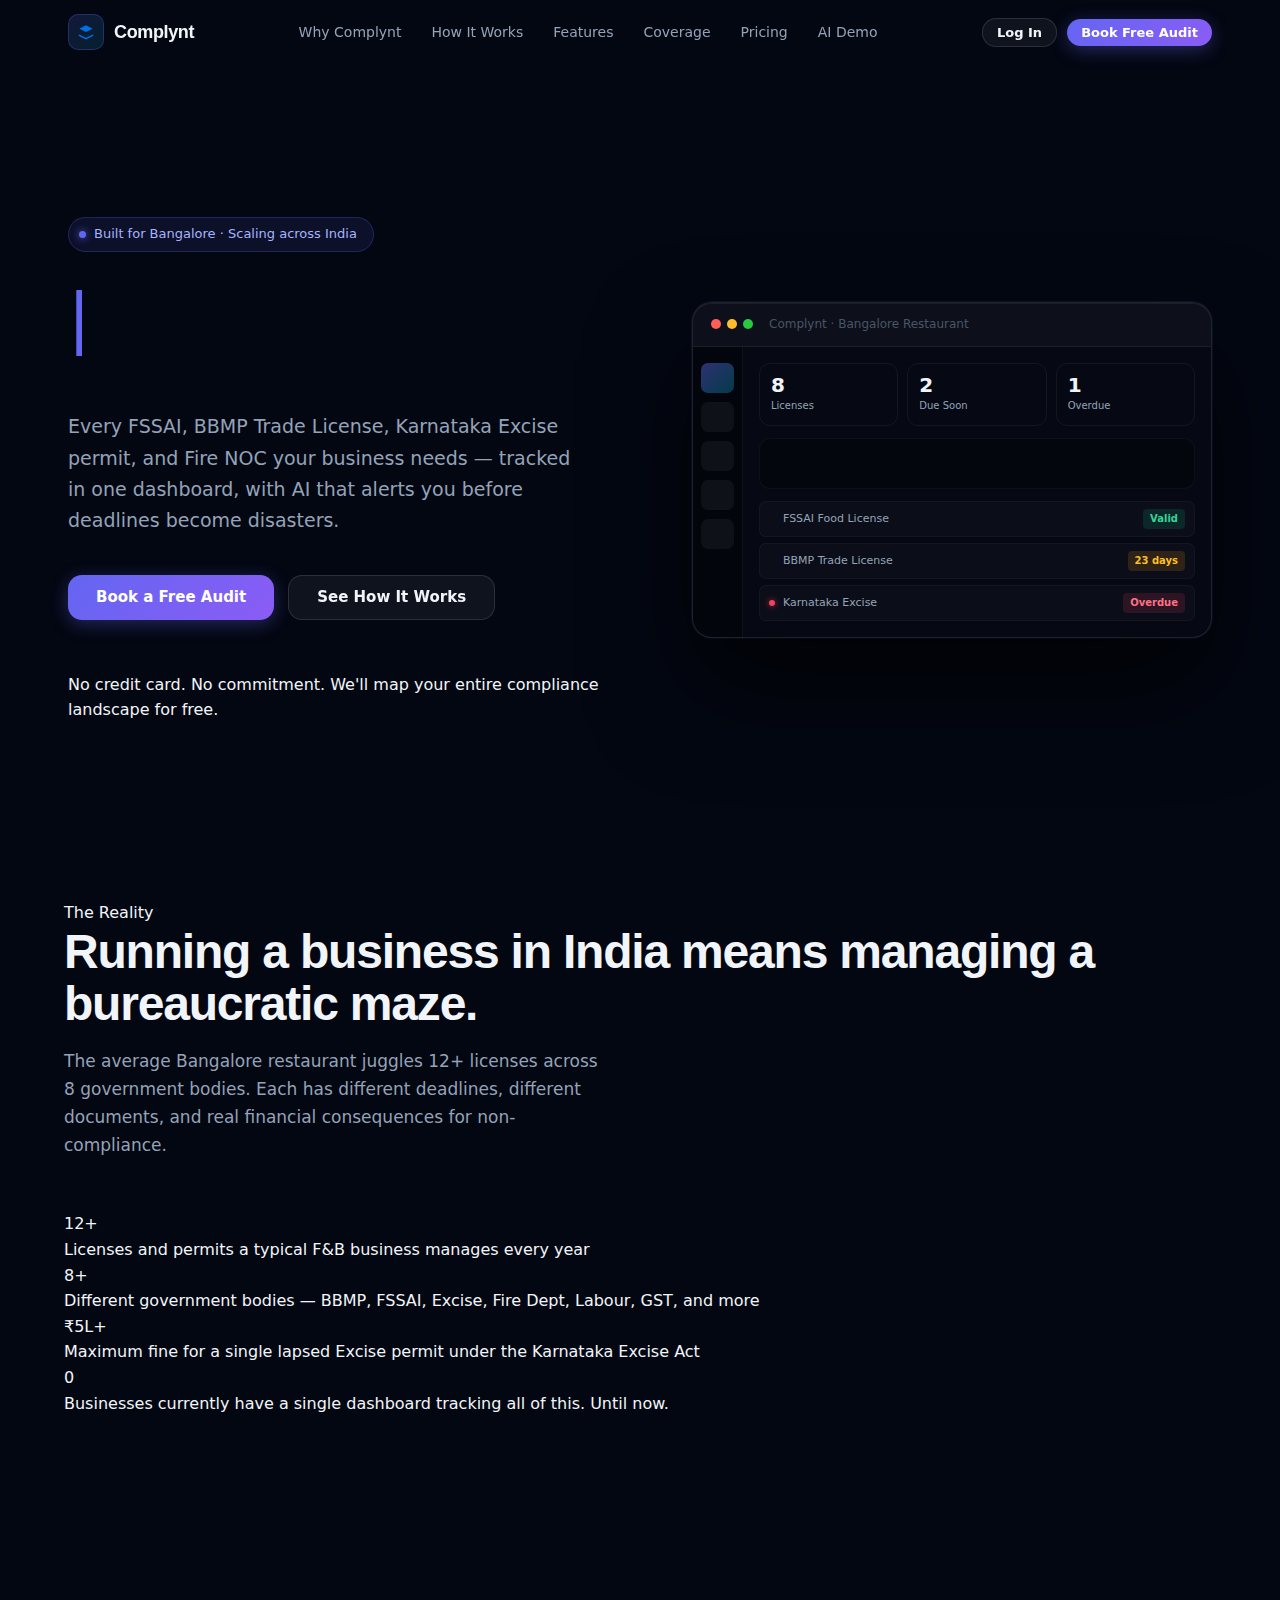
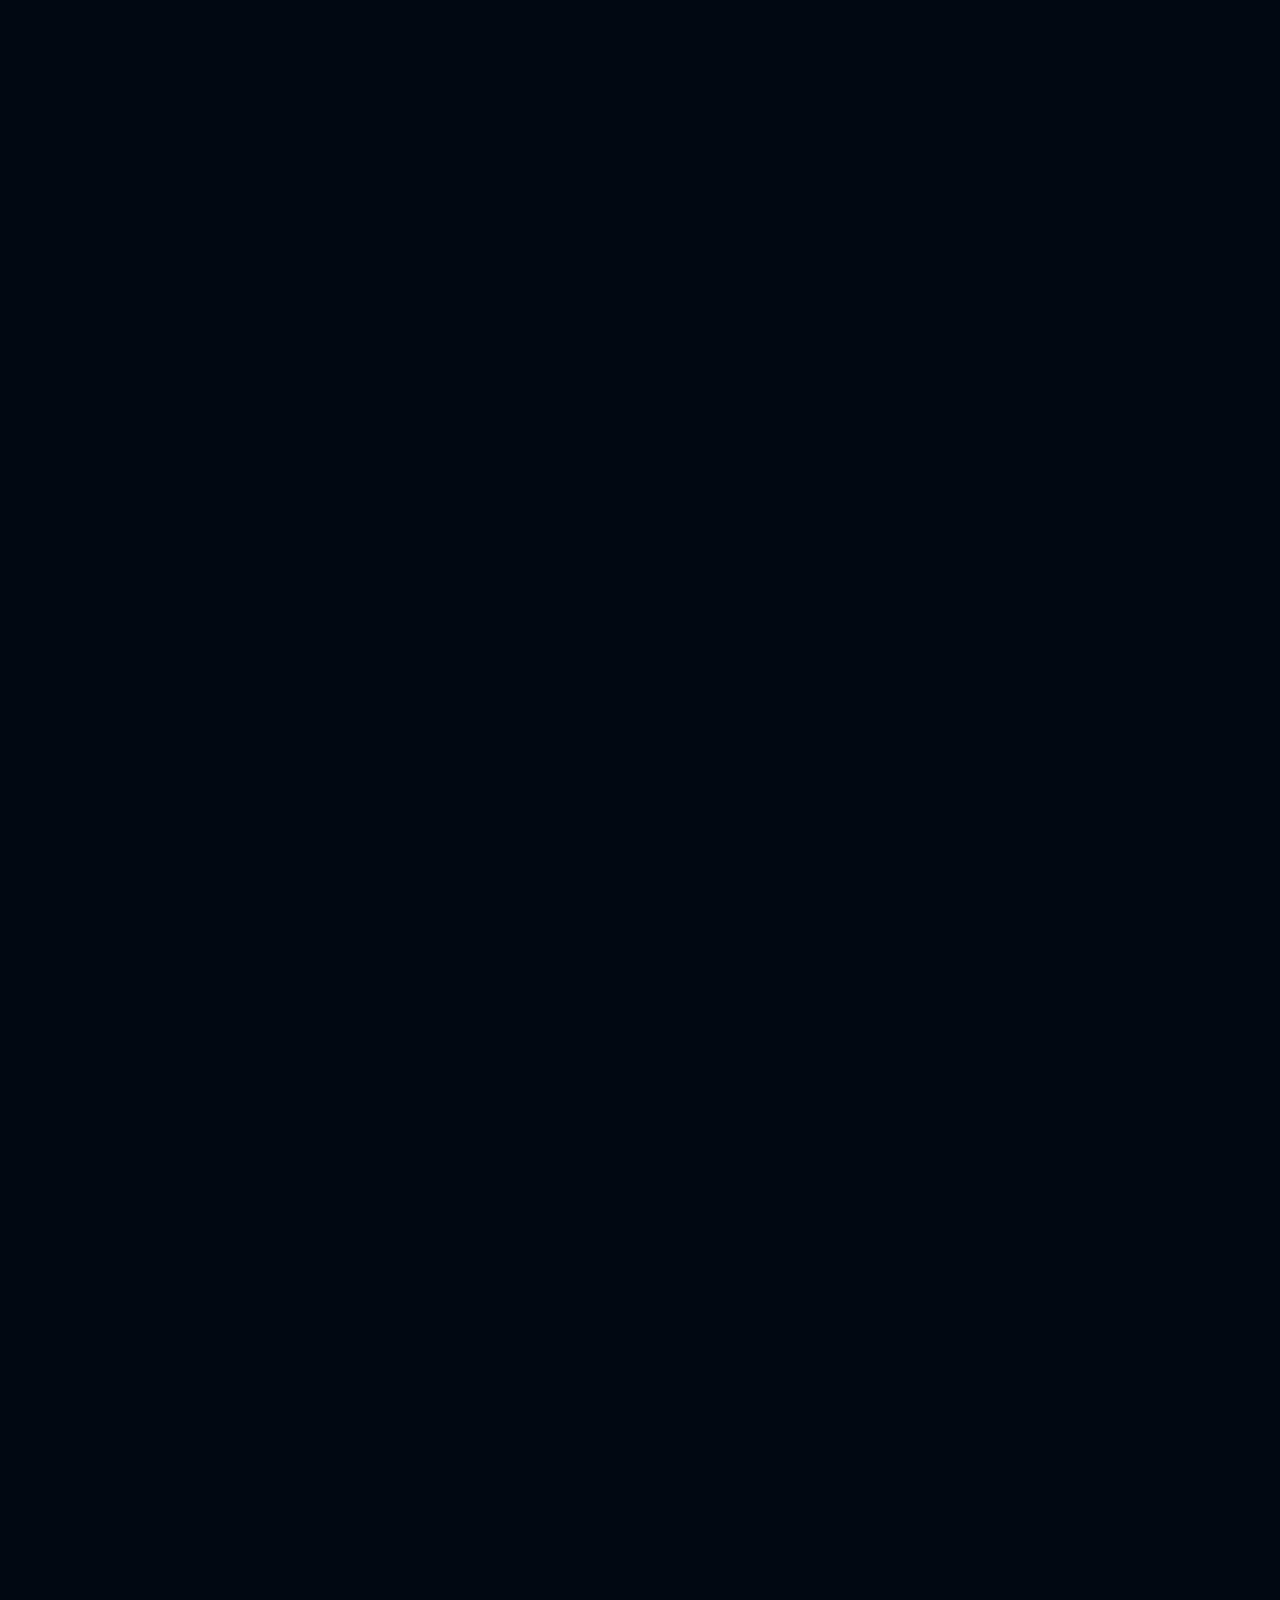
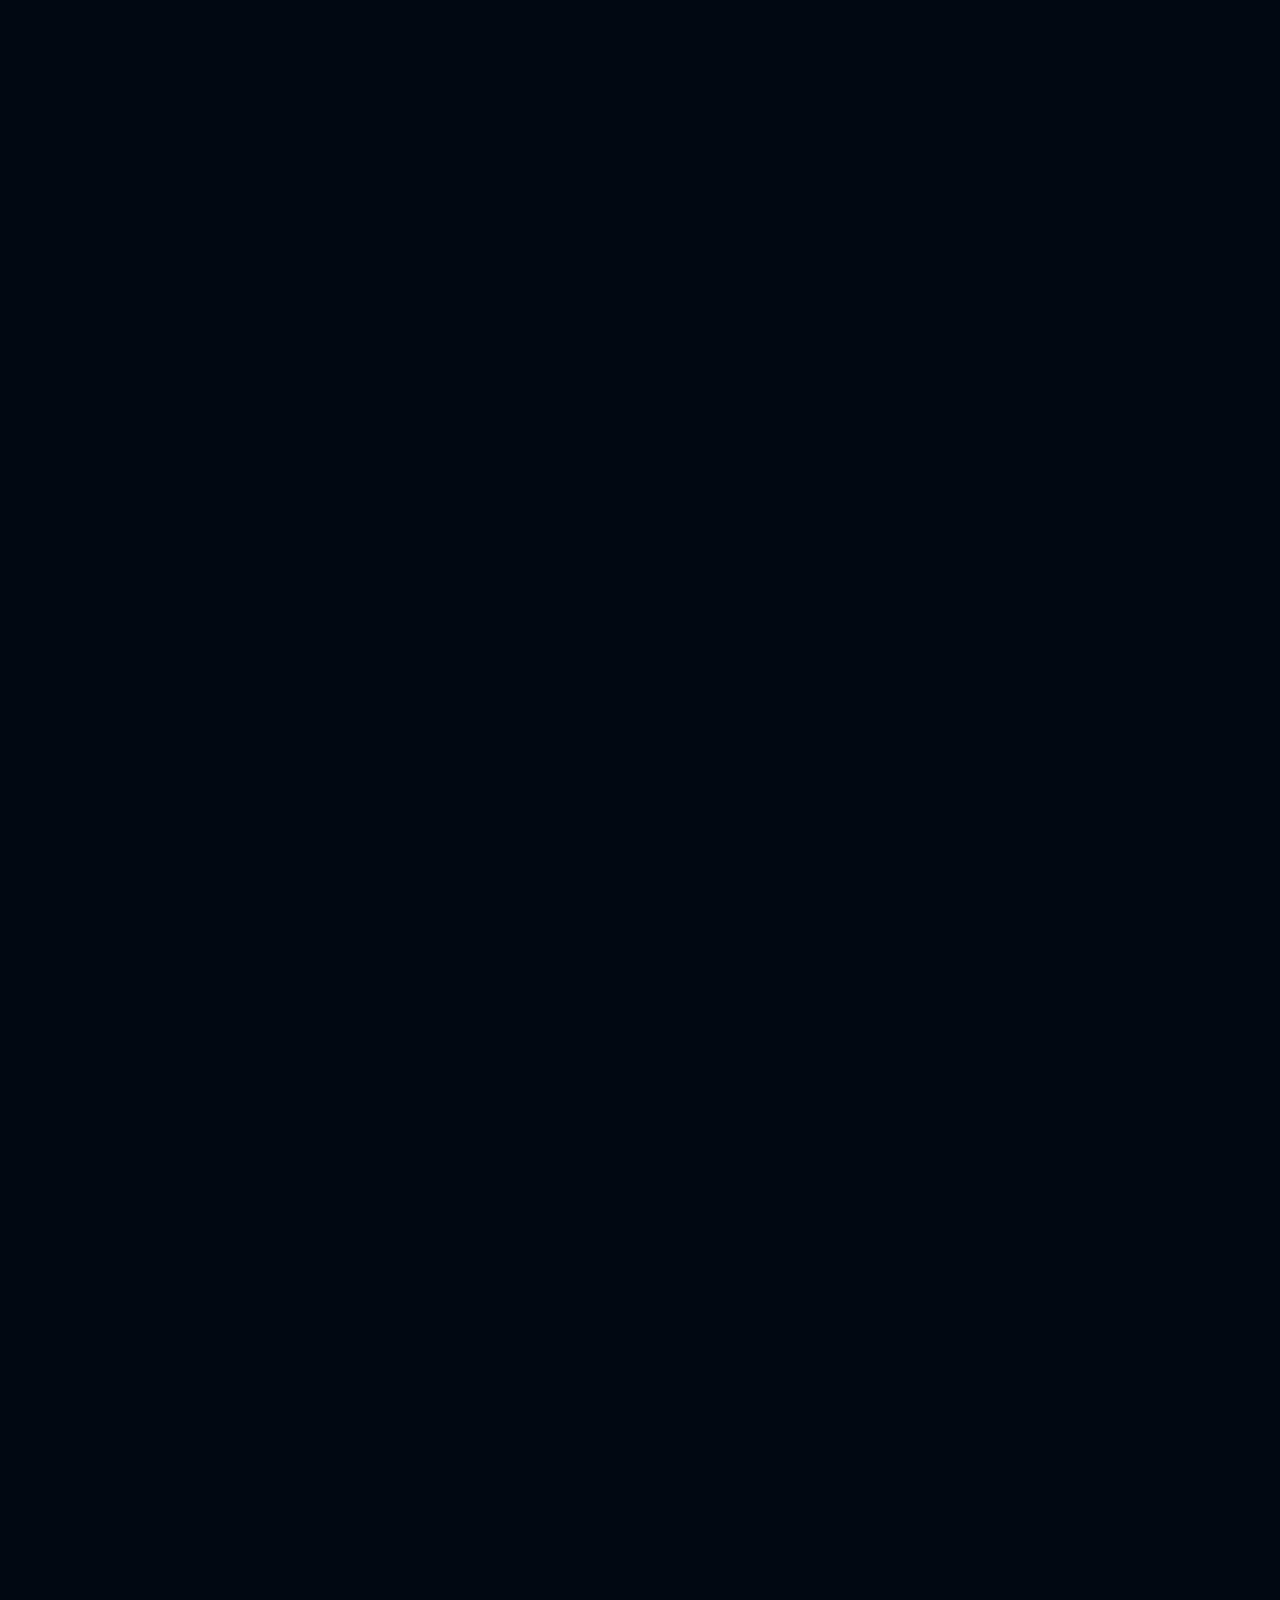
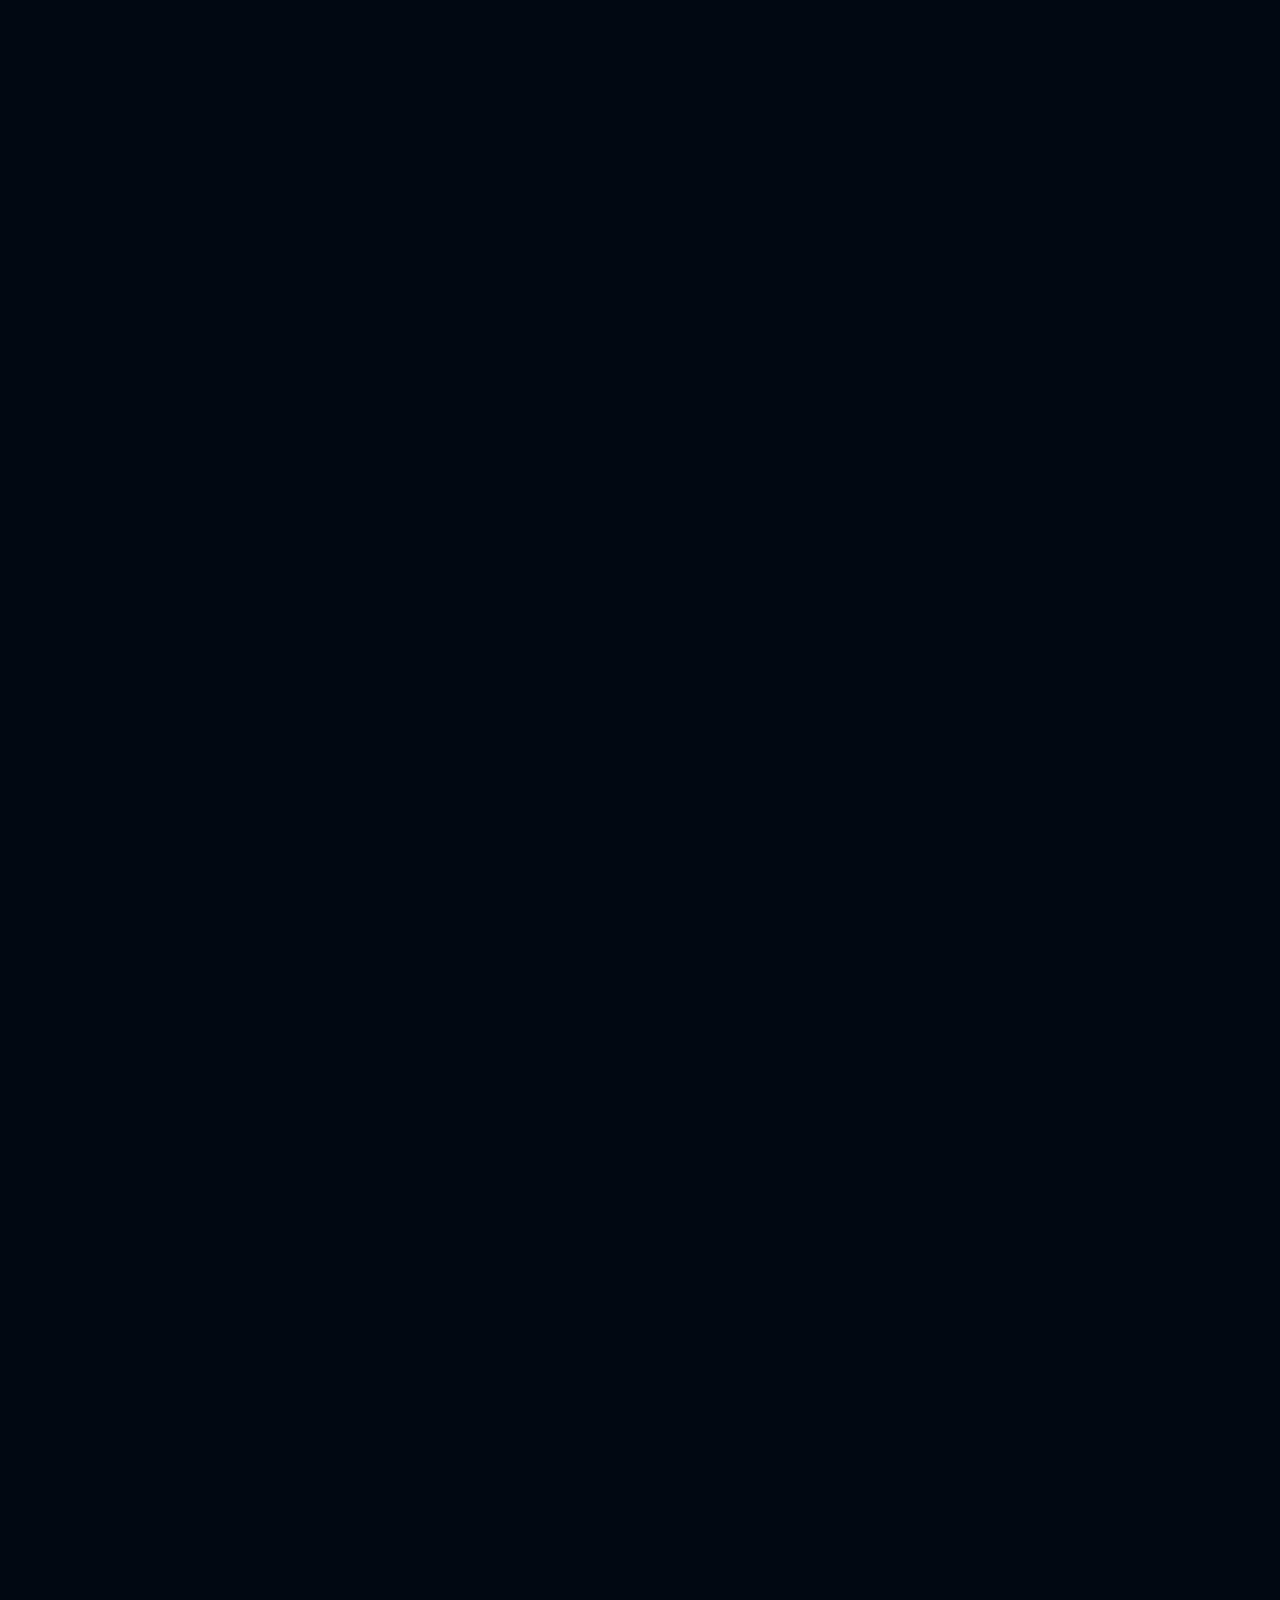
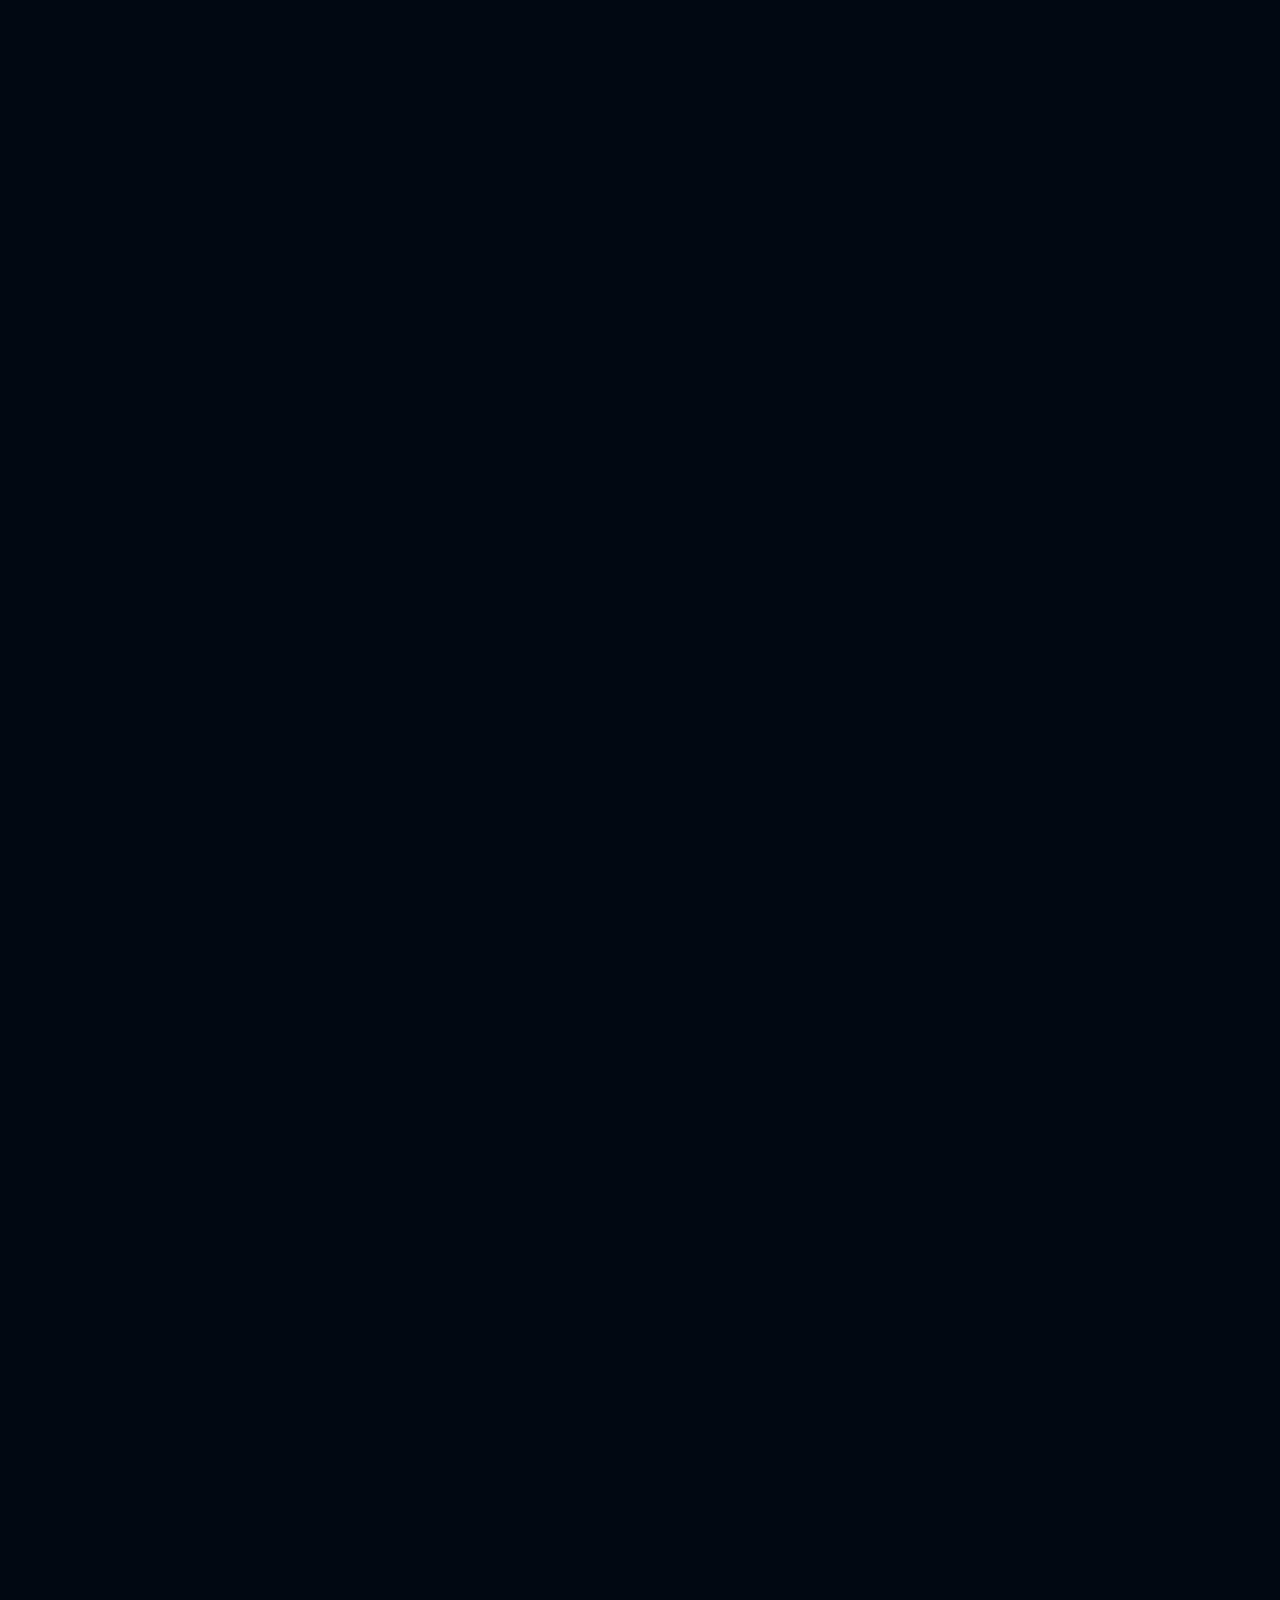
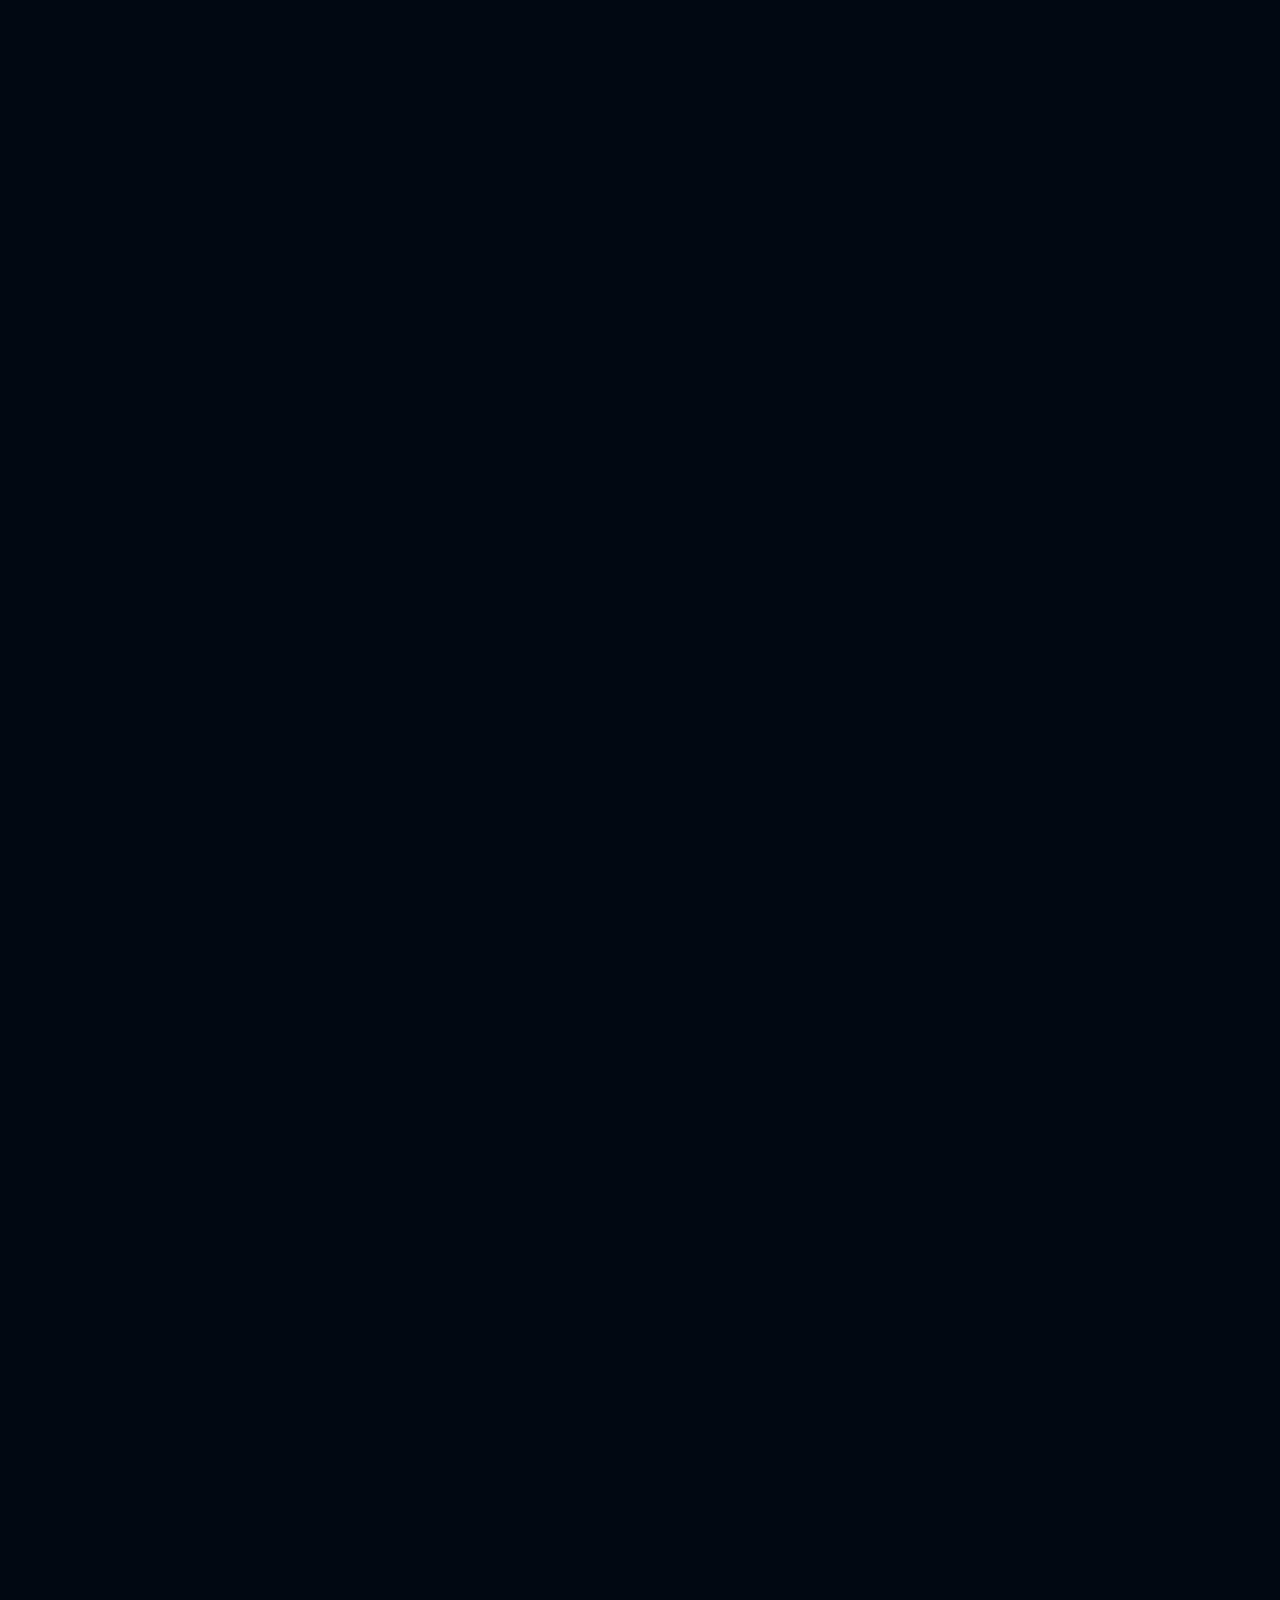
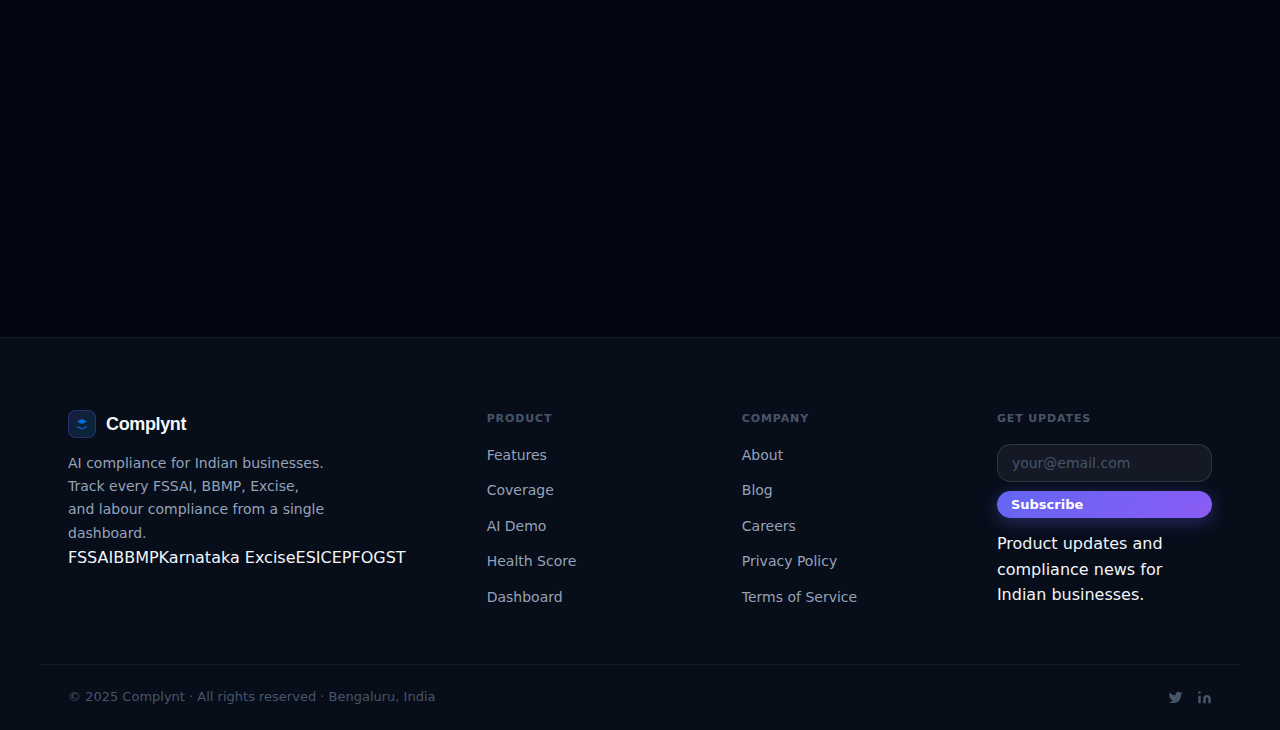
<file: index.html>
<!DOCTYPE html>
<html lang="en">
<head>
  <meta charset="UTF-8" />
  <meta name="viewport" content="width=device-width, initial-scale=1.0" />
  <title>Complynt — AI Compliance Platform for Indian Businesses</title>
  <meta name="description" content="Complynt tracks every FSSAI, BBMP, Excise, and Fire NOC deadline for your Bangalore business — with AI that tells you what's at risk before it's too late." />
  <link rel="manifest" href="/manifest.json" />
  <meta name="theme-color" content="#0071e3" />
  <link rel="stylesheet" href="styles.css" />
</head>
<body>

  <!-- NAVBAR -->
  <header class="navbar" role="navigation" aria-label="Main navigation">
    <div class="nav-inner">
      <div class="brand">
        <div class="brand-icon">
          <svg width="16" height="16" viewBox="0 0 24 24" fill="none">
            <path d="M12 2L2 7l10 5 10-5-10-5z" fill="#0071e3"/>
            <path d="M2 17l10 5 10-5" stroke="#0071e3" stroke-width="2.2" stroke-linecap="round" fill="none"/>
          </svg>
        </div>
        <span class="brand-name">Complynt</span>
      </div>

      <nav class="nav-center">
        <a href="#problem">Why Complynt</a>
        <a href="#how">How It Works</a>
        <a href="#features">Features</a>
        <a href="#coverage">Coverage</a>
        <a href="#pricing">Pricing</a>
        <a href="#ai">AI Demo</a>
      </nav>

      <div class="nav-right">
        <button id="login-btn" class="btn ghost small">Log In</button>
        <button id="theme-toggle" class="btn primary small">Book Free Audit</button>
        <button id="hamburger" class="hamburger" aria-label="Open menu"><span></span><span></span><span></span></button>
      </div>
    </div>
  </header>

  <main>
    <!-- HERO -->
    <section class="hero" id="home">
      <div class="hero-inner">
        <div class="hero-text">
          <div class="hero-badge">
            <span class="badge-dot"></span>
            <span>Built for Bangalore · Scaling across India</span>
          </div>
          <h1 class="hero-title">
            <span id="typewriter"></span><span class="cursor">|</span>
          </h1>
          <p class="hero-sub">Every FSSAI, BBMP Trade License, Karnataka Excise permit, and Fire NOC your business needs — tracked in one dashboard, with AI that alerts you before deadlines become disasters.</p>
          <div class="hero-ctas">
            <button class="btn primary large" id="cta-start">Book a Free Audit</button>
            <button class="btn ghost large" id="cta-demo">See How It Works</button>
          </div>
          <p class="hero-note">No credit card. No commitment. We'll map your entire compliance landscape for free.</p>
        </div>

        <!-- Dashboard Mockup -->
        <div class="hero-mockup" aria-hidden="true">
          <div class="mockup-frame">
            <div class="mockup-header">
              <div class="mockup-dots"><span class="dot red"></span><span class="dot yellow"></span><span class="dot green"></span></div>
              <div class="mockup-titlebar">Complynt · Bangalore Restaurant</div>
            </div>
            <div class="mockup-body">
              <div class="mockup-sidebar">
                <div class="sb-item active"></div>
                <div class="sb-item"></div>
                <div class="sb-item"></div>
                <div class="sb-item"></div>
                <div class="sb-item"></div>
              </div>
              <div class="mockup-main">
                <div class="mockup-stats-row">
                  <div class="ms-card blue"><div class="ms-val">8</div><div class="ms-label">Licenses</div></div>
                  <div class="ms-card orange"><div class="ms-val">2</div><div class="ms-label">Due Soon</div></div>
                  <div class="ms-card red"><div class="ms-val">1</div><div class="ms-label">Overdue</div></div>
                </div>
                <div class="mockup-chart">
                  <div class="chart-bar" style="height:55%"></div>
                  <div class="chart-bar" style="height:75%"></div>
                  <div class="chart-bar" style="height:45%"></div>
                  <div class="chart-bar hi" style="height:88%"></div>
                  <div class="chart-bar" style="height:62%"></div>
                  <div class="chart-bar best" style="height:95%"></div>
                  <div class="chart-bar" style="height:70%"></div>
                </div>
                <div class="mockup-list">
                  <div class="ml-row"><span class="ml-dot green"></span><span class="ml-text">FSSAI Food License</span><span class="ml-badge ok">Valid</span></div>
                  <div class="ml-row"><span class="ml-dot orange"></span><span class="ml-text">BBMP Trade License</span><span class="ml-badge warn">23 days</span></div>
                  <div class="ml-row"><span class="ml-dot red"></span><span class="ml-text">Karnataka Excise</span><span class="ml-badge danger">Overdue</span></div>
                </div>
              </div>
            </div>
          </div>
        </div>
      </div>
    </section>

    <!-- PROBLEM -->
    <section class="problem" id="problem">
      <div class="section-inner">
        <p class="section-eyebrow">The Reality</p>
        <h2 class="section-title">Running a business in India means managing a bureaucratic maze.</h2>
        <p class="section-sub">The average Bangalore restaurant juggles 12+ licenses across 8 government bodies. Each has different deadlines, different documents, and real financial consequences for non-compliance.</p>

        <div class="problem-grid">
          <div class="problem-card">
            <div class="problem-num">12+</div>
            <p>Licenses and permits a typical F&amp;B business manages every year</p>
          </div>
          <div class="problem-card">
            <div class="problem-num">8+</div>
            <p>Different government bodies — BBMP, FSSAI, Excise, Fire Dept, Labour, GST, and more</p>
          </div>
          <div class="problem-card problem-card-accent">
            <div class="problem-num red">₹5L+</div>
            <p>Maximum fine for a single lapsed Excise permit under the Karnataka Excise Act</p>
          </div>
          <div class="problem-card">
            <div class="problem-num">0</div>
            <p>Businesses currently have a single dashboard tracking all of this. Until now.</p>
          </div>
        </div>
      </div>
    </section>

    <!-- HOW IT WORKS -->
    <section class="how-it-works reveal" id="how">
      <div class="section-inner">
        <p class="section-eyebrow">How It Works</p>
        <h2 class="section-title">Set up in 5 minutes. Benefits last all year.</h2>

        <div class="steps-grid">
          <div class="step">
            <div class="step-num">01</div>
            <h3>Tell us about your business</h3>
            <p>Answer a few questions about your business type, location, and the licenses you currently hold. We handle the rest.</p>
          </div>
          <div class="step-connector" aria-hidden="true">
            <svg width="24" height="24" viewBox="0 0 24 24" fill="none" stroke="currentColor" stroke-width="1.5"><path d="M5 12h14M12 5l7 7-7 7"/></svg>
          </div>
          <div class="step">
            <div class="step-num">02</div>
            <h3>AI maps your compliance landscape</h3>
            <p>Complynt identifies every license, permit, and renewal requirement for your specific business in your city — with deadlines, documents, and filing procedures pre-loaded.</p>
          </div>
          <div class="step-connector" aria-hidden="true">
            <svg width="24" height="24" viewBox="0 0 24 24" fill="none" stroke="currentColor" stroke-width="1.5"><path d="M5 12h14M12 5l7 7-7 7"/></svg>
          </div>
          <div class="step">
            <div class="step-num">03</div>
            <h3>Stay ahead. Never behind.</h3>
            <p>Get alerts weeks before deadlines, real-time risk scores, and step-by-step renewal guidance. Know your financial exposure for every license at all times.</p>
          </div>
        </div>
      </div>
    </section>

    <!-- FEATURES -->
    <section id="features" class="features reveal">
      <div class="section-inner">
        <p class="section-eyebrow">Features</p>
        <h2 class="section-title">Everything you need. Nothing you don't.</h2>
        <p class="section-sub">Built specifically for the Indian regulatory environment — not adapted from a generic global tool.</p>

        <div class="bento-grid">
          <article class="bento-card bento-lg feat-1">
            <div class="feat-icon">
              <svg viewBox="0 0 24 24" fill="none"><path d="M9 5H7a2 2 0 00-2 2v12a2 2 0 002 2h10a2 2 0 002-2V7a2 2 0 00-2-2h-2" stroke="currentColor" stroke-width="1.8"/><rect x="9" y="3" width="6" height="4" rx="1" stroke="currentColor" stroke-width="1.8"/><path d="M9 12l2 2 4-4" stroke="currentColor" stroke-width="1.8" stroke-linecap="round"/></svg>
            </div>
            <h3>Automated Renewal Tracking</h3>
            <p>Every FSSAI, BBMP, Excise, Fire NOC, and GST deadline tracked automatically. Get reminders at 90, 60, 30, and 7 days before expiry — via SMS, email, or WhatsApp.</p>
          </article>

          <article class="bento-card bento-sm feat-2">
            <div class="feat-icon">
              <svg viewBox="0 0 24 24" fill="none"><path d="M12 2a10 10 0 110 20 10 10 0 010-20z" stroke="currentColor" stroke-width="1.8"/><path d="M12 8v4l3 3" stroke="currentColor" stroke-width="1.8" stroke-linecap="round"/></svg>
            </div>
            <h3>Real-time Risk Score</h3>
            <p>Know which licenses are at highest risk of lapse before an inspector shows up.</p>
          </article>

          <article class="bento-card bento-sm feat-3">
            <div class="feat-icon">
              <svg viewBox="0 0 24 24" fill="none"><line x1="12" y1="1" x2="12" y2="23" stroke="currentColor" stroke-width="1.8"/><path d="M17 5H9.5a3.5 3.5 0 100 7h5a3.5 3.5 0 110 7H6" stroke="currentColor" stroke-width="1.8" stroke-linecap="round"/></svg>
            </div>
            <h3>Financial Exposure</h3>
            <p>See exactly what a lapse costs — ₹50K/day for a Karnataka Excise lapse, ₹5L for FSSAI. Know before it happens.</p>
          </article>

          <article class="bento-card bento-lg feat-4">
            <div class="feat-icon">
              <svg viewBox="0 0 24 24" fill="none"><path d="M14 2H6a2 2 0 00-2 2v16a2 2 0 002 2h12a2 2 0 002-2V8z" stroke="currentColor" stroke-width="1.8"/><polyline points="14,2 14,8 20,8" stroke="currentColor" stroke-width="1.8"/></svg>
            </div>
            <h3>Document Vault</h3>
            <p>Upload and store every compliance document — licenses, NOCs, receipts, inspection reports — in one place. When an inspector walks in, you're ready in 30 seconds, not 30 minutes.</p>
          </article>

          <article class="bento-card bento-full feat-5">
            <div class="feat-icon">
              <svg viewBox="0 0 24 24" fill="none"><path d="M17 21v-2a4 4 0 00-4-4H5a4 4 0 00-4 4v2" stroke="currentColor" stroke-width="1.8"/><circle cx="9" cy="7" r="4" stroke="currentColor" stroke-width="1.8"/><path d="M23 21v-2a4 4 0 00-3-3.87M16 3.13a4 4 0 010 7.75" stroke="currentColor" stroke-width="1.8"/></svg>
            </div>
            <h3>Multi-Location &amp; Team Management</h3>
            <p>Managing more than one outlet? Complynt handles compliance across every location from a single view. Assign tasks to your team, track document uploads, and stay on top of every site's status — all without a single spreadsheet.</p>
            <div class="feat-pills">
              <span class="pill">Restaurants &amp; Bars</span>
              <span class="pill">Hotels &amp; Hospitality</span>
              <span class="pill">Healthcare Clinics</span>
              <span class="pill">Retail Chains</span>
              <span class="pill">Manufacturing</span>
            </div>
          </article>
        </div>
      </div>
    </section>

    <!-- COVERAGE -->
    <section class="coverage reveal" id="coverage">
      <div class="section-inner">
        <p class="section-eyebrow">Coverage</p>
        <h2 class="section-title">Every license your business is required to hold.</h2>
        <p class="section-sub">We've pre-mapped the compliance requirements for every major industry in Karnataka. More cities and industries added continuously.</p>

        <div class="coverage-grid">
          <div class="coverage-group">
            <div class="coverage-header">
              <div class="coverage-icon cov-blue">
                <svg width="18" height="18" viewBox="0 0 24 24" fill="none" stroke="currentColor" stroke-width="1.8"><path d="M3 9l9-7 9 7v11a2 2 0 01-2 2H5a2 2 0 01-2-2z"/><polyline points="9,22 9,12 15,12 15,22"/></svg>
              </div>
              <h4>Food &amp; Beverage</h4>
            </div>
            <ul>
              <li>FSSAI Food License / Registration</li>
              <li>BBMP Trade License</li>
              <li>Karnataka Excise License</li>
              <li>Fire NOC</li>
              <li>Health Trade License (BBMP)</li>
              <li>Eating House License</li>
              <li>PCB Consent (where applicable)</li>
            </ul>
          </div>

          <div class="coverage-group">
            <div class="coverage-header">
              <div class="coverage-icon cov-green">
                <svg width="18" height="18" viewBox="0 0 24 24" fill="none" stroke="currentColor" stroke-width="1.8"><path d="M17 21v-2a4 4 0 00-4-4H5a4 4 0 00-4 4v2"/><circle cx="9" cy="7" r="4"/><path d="M23 21v-2a4 4 0 00-3-3.87M16 3.13a4 4 0 010 7.75"/></svg>
              </div>
              <h4>Labor &amp; Employment</h4>
            </div>
            <ul>
              <li>Shops &amp; Establishments Act</li>
              <li>ESIC Registration &amp; Returns</li>
              <li>EPFO / PF Registration &amp; Filings</li>
              <li>Professional Tax (Karnataka)</li>
              <li>Contract Labour License</li>
              <li>Minimum Wages Compliance</li>
            </ul>
          </div>

          <div class="coverage-group">
            <div class="coverage-header">
              <div class="coverage-icon cov-orange">
                <svg width="18" height="18" viewBox="0 0 24 24" fill="none" stroke="currentColor" stroke-width="1.8"><line x1="12" y1="1" x2="12" y2="23"/><path d="M17 5H9.5a3.5 3.5 0 100 7h5a3.5 3.5 0 110 7H6"/></svg>
              </div>
              <h4>Tax &amp; Finance</h4>
            </div>
            <ul>
              <li>GST Registration &amp; Returns</li>
              <li>TAN / TDS Compliance</li>
              <li>Income Tax — Advance Tax</li>
              <li>Professional Tax Returns</li>
              <li>Annual ROC Filings (for companies)</li>
            </ul>
          </div>

          <div class="coverage-group">
            <div class="coverage-header">
              <div class="coverage-icon cov-red">
                <svg width="18" height="18" viewBox="0 0 24 24" fill="none" stroke="currentColor" stroke-width="1.8"><path d="M12 22s8-4 8-10V5l-8-3-8 3v7c0 6 8 10 8 10z"/></svg>
              </div>
              <h4>Safety &amp; Environment</h4>
            </div>
            <ul>
              <li>Fire NOC — Annual Renewal</li>
              <li>Pollution Control Board Consent</li>
              <li>Electrical Inspection Certificate</li>
              <li>Lift License (where applicable)</li>
              <li>Biomedical Waste (healthcare)</li>
            </ul>
          </div>
        </div>

        <p class="coverage-note">Don't see your industry? <button class="link-btn" id="coverage-contact">Talk to us →</button></p>
      </div>
    </section>

    <!-- PRICING -->
    <section class="pricing reveal" id="pricing">
      <div class="section-inner">
        <p class="section-eyebrow">Pricing</p>
        <h2 class="section-title">Simple, transparent pricing.</h2>
        <p class="section-sub">Start free. Upgrade when you're ready. No hidden fees, no lock-in contracts.</p>

        <div class="pricing-grid">

          <div class="pricing-card">
            <div class="pricing-tier">Starter</div>
            <div class="pricing-price">Free<span class="pricing-period"> forever</span></div>
            <p class="pricing-desc">Get started with compliance tracking — no credit card required.</p>
            <ul class="pricing-features">
              <li class="feat-yes">Compliance health score</li>
              <li class="feat-yes">Up to 5 license trackers</li>
              <li class="feat-yes">Email deadline reminders</li>
              <li class="feat-yes">AI compliance assistant</li>
              <li class="feat-no">Document vault</li>
              <li class="feat-no">WhatsApp alerts</li>
              <li class="feat-no">People management</li>
            </ul>
            <button class="btn primary pricing-cta" id="pricing-cta-free">Get Started Free</button>
          </div>

          <div class="pricing-card pricing-featured">
            <div class="pricing-badge">Most Popular</div>
            <div class="pricing-tier">Pro</div>
            <div class="pricing-price">₹999<span class="pricing-period">/month</span></div>
            <p class="pricing-desc">For growing F&amp;B and hospitality businesses serious about compliance.</p>
            <ul class="pricing-features">
              <li class="feat-yes">Everything in Starter</li>
              <li class="feat-yes">Unlimited license trackers</li>
              <li class="feat-yes">WhatsApp + Email alerts</li>
              <li class="feat-yes">Document vault (10 GB)</li>
              <li class="feat-yes">People &amp; shift management</li>
              <li class="feat-yes">ESIC / PF auto-calculator</li>
              <li class="feat-no">Multi-location</li>
            </ul>
            <button class="btn primary pricing-cta" id="pricing-cta-pro">Start 14-Day Free Trial</button>
          </div>

          <div class="pricing-card">
            <div class="pricing-tier">Scale</div>
            <div class="pricing-price">₹2,499<span class="pricing-period">/month</span></div>
            <p class="pricing-desc">For hospitality groups and multi-location businesses.</p>
            <ul class="pricing-features">
              <li class="feat-yes">Everything in Pro</li>
              <li class="feat-yes">Up to 10 locations</li>
              <li class="feat-yes">Unlimited team members</li>
              <li class="feat-yes">Audit preparation reports</li>
              <li class="feat-yes">Dedicated CA support</li>
              <li class="feat-yes">Priority support</li>
              <li class="feat-yes">API access</li>
            </ul>
            <button class="btn ghost pricing-cta" id="pricing-cta-scale">Contact Sales</button>
          </div>

        </div>

        <p class="pricing-note">All plans include a free compliance audit. Currently in early access — prices may change.</p>
      </div>
    </section>

    <!-- AI DEMO -->
    <section id="ai" class="ai-demo reveal">
      <div class="section-inner">
        <p class="section-eyebrow">AI Copilot</p>
        <h2 class="section-title">Ask your compliance assistant anything.</h2>
        <p class="section-sub">Get instant answers about your licenses, deadlines, and financial exposure — in plain English.</p>

        <div class="chat-container">
          <div class="chat-sidebar">
            <div class="chat-sidebar-title">Try asking</div>
            <button class="tag" data-query="What do I need to renew in June?">What do I need to renew in June?</button>
            <button class="tag" data-query="How risky is my liquor license?">How risky is my liquor license?</button>
            <button class="tag" data-query="What documents do I need for FSSAI renewal?">Documents for FSSAI renewal?</button>
          </div>
          <div class="chat-main">
            <div class="chat-window" id="chat-window" aria-live="polite">
              <div class="chat-message ai">
                <div class="chat-avatar">AI</div>
                <div class="chat-bubble">Hi — I'm your Complynt compliance assistant. Ask me about your licenses, upcoming deadlines, fines, or renewal documents.</div>
              </div>
            </div>
            <div class="chat-input-row chat-controls">
              <input id="chat-input" placeholder="Ask about any license or compliance requirement..." />
              <button id="chat-send" class="btn primary">
                <svg width="14" height="14" viewBox="0 0 24 24" fill="none" stroke="currentColor" stroke-width="2"><line x1="22" y1="2" x2="11" y2="13"/><polygon points="22,2 15,22 11,13 2,9" fill="currentColor" stroke="none"/></svg>
              </button>
            </div>
          </div>
        </div>
      </div>
    </section>

    <!-- HEALTH SCORE -->
    <section class="health reveal" id="health">
      <div class="section-inner">
        <p class="section-eyebrow">Compliance Health</p>
        <h2 class="section-title">Know exactly where you stand.</h2>

        <div class="health-inner">
          <div class="health-left">
            <p class="section-sub" style="margin-bottom:36px">Your Compliance Health Score is a single number that reflects renewals, missing documents, upcoming deadlines, and outstanding risks — updated in real time.</p>
            <div class="health-controls">
              <div class="radial" role="img" aria-label="Compliance health score">
                <svg viewBox="0 0 120 120" class="radial-svg">
                  <defs>
                    <linearGradient id="rg" x1="0" y1="0" x2="1" y2="1">
                      <stop offset="0%" stop-color="#0071e3"/>
                      <stop offset="100%" stop-color="#34c759"/>
                    </linearGradient>
                  </defs>
                  <circle class="radial-bg" cx="60" cy="60" r="50" fill="none" stroke-width="8"/>
                  <circle class="radial-fg" cx="60" cy="60" r="50" fill="none" stroke="url(#rg)" stroke-width="8" stroke-linecap="round" stroke-dasharray="314" stroke-dashoffset="314"/>
                  <text x="60" y="56" text-anchor="middle" font-size="20" class="radial-text">0</text>
                  <text x="60" y="71" text-anchor="middle" font-size="9" fill="#aeaeb2">/ 100</text>
                </svg>
              </div>
              <div class="health-details">
                <p class="health-score-big">Score: <strong id="health-score">0</strong><span class="health-denom">/100</span></p>
                <p class="health-action-text">Recommended action: <span id="health-action">Loading...</span></p>
                <button class="btn ghost small" id="improve-action">View Full Report</button>
              </div>
            </div>
          </div>

          <div class="health-right">
            <div class="simulator-card">
              <div class="sim-header">
                <div class="sim-icon">
                  <svg width="16" height="16" viewBox="0 0 24 24" fill="none" stroke="currentColor" stroke-width="1.8"><polyline points="22,12 18,12 15,21 9,3 6,12 2,12"/></svg>
                </div>
                <h3>Fine Risk Calculator</h3>
              </div>
              <p class="sim-desc">Estimate the financial impact of delaying a license renewal.</p>
              <label for="delay-range">Days overdue: <strong id="delay-value">10</strong></label>
              <input id="delay-range" type="range" min="0" max="60" value="10" class="slider" />
              <label for="monthly-revenue">Monthly revenue (₹)</label>
              <input id="monthly-revenue" type="number" value="200000" min="0" step="1000" />
              <div class="sim-result">
                <p class="sim-result-label">Estimated financial exposure</p>
                <p class="sim-impact-big"><strong id="sim-impact">₹0</strong></p>
                <p class="sim-note">Indicative only — actual fines vary by license and authority.</p>
              </div>
              <button class="btn primary" style="width:100%;justify-content:center" id="simulate-btn">Calculate Risk</button>
            </div>
          </div>
        </div>
      </div>
    </section>

    <!-- CTA -->
    <section class="cta reveal" id="signup">
      <div class="cta-inner">
        <p class="section-eyebrow center">Free for Early Users</p>
        <h2>Get your free compliance audit.</h2>
        <p class="cta-sub">We'll map every license your business is required to hold, check what's current and what's at risk, and give you a compliance health score — completely free, no strings attached.</p>
        <div class="cta-actions">
          <div class="cta-input-wrap">
            <svg class="cta-icon" width="15" height="15" viewBox="0 0 24 24" fill="none" stroke="currentColor" stroke-width="2"><path d="M4 4h16c1.1 0 2 .9 2 2v12c0 1.1-.9 2-2 2H4c-1.1 0-2-.9-2-2V6c0-1.1.9-2 2-2z"/><polyline points="22,6 12,13 2,6"/></svg>
            <input id="signup-email" type="email" placeholder="Your business email" />
          </div>
          <button id="signup-btn" class="btn primary large">Book Free Audit</button>
        </div>
        <p class="cta-note">Currently serving Bangalore · Expanding to Mumbai, Delhi, Chennai in 2025</p>
      </div>
    </section>
  </main>

  <!-- FOOTER -->
  <footer id="contact" class="site-footer">
    <div class="footer-inner">
      <div class="footer-brand">
        <div class="brand">
          <div class="brand-icon small">
            <svg width="12" height="12" viewBox="0 0 24 24" fill="none">
              <path d="M12 2L2 7l10 5 10-5-10-5z" fill="#0071e3"/>
              <path d="M2 17l10 5 10-5" stroke="#0071e3" stroke-width="2.2" fill="none"/>
            </svg>
          </div>
          <span class="brand-name">Complynt</span>
        </div>
        <p class="footer-tagline">AI compliance for Indian businesses. Track every FSSAI, BBMP, Excise, and labour compliance from a single dashboard.</p>
        <div class="footer-authorities">
          <span>FSSAI</span><span>BBMP</span><span>Karnataka Excise</span><span>ESIC</span><span>EPFO</span><span>GST</span>
        </div>
      </div>

      <div class="footer-cols">
        <div class="footer-col">
          <div class="footer-col-title">Product</div>
          <a href="#features">Features</a>
          <a href="#coverage">Coverage</a>
          <a href="#ai">AI Demo</a>
          <a href="#health">Health Score</a>
          <a href="dashboard.html">Dashboard</a>
        </div>
        <div class="footer-col">
          <div class="footer-col-title">Company</div>
          <a href="#">About</a>
          <a href="#">Blog</a>
          <a href="#">Careers</a>
          <a href="#">Privacy Policy</a>
          <a href="#">Terms of Service</a>
        </div>
        <div class="footer-col">
          <div class="footer-col-title">Get Updates</div>
          <form id="newsletter" class="newsletter">
            <input id="news-email" type="email" placeholder="your@email.com" />
            <button class="btn small primary">Subscribe</button>
          </form>
          <p class="footer-sub-note">Product updates and compliance news for Indian businesses.</p>
        </div>
      </div>
    </div>
    <div class="footer-bottom">
      <span class="copyright">© 2025 Complynt · All rights reserved · Bengaluru, India</span>
      <div class="footer-socials">
        <a href="#" aria-label="Twitter"><svg width="15" height="15" viewBox="0 0 24 24" fill="currentColor"><path d="M23 3a10.9 10.9 0 01-3.14 1.53 4.48 4.48 0 00-7.86 3v1A10.66 10.66 0 013 4s-4 9 5 13a11.64 11.64 0 01-7 2c9 5 20 0 20-11.5a4.5 4.5 0 00-.08-.83A7.72 7.72 0 0023 3z"/></svg></a>
        <a href="#" aria-label="LinkedIn"><svg width="15" height="15" viewBox="0 0 24 24" fill="currentColor"><path d="M16 8a6 6 0 016 6v7h-4v-7a2 2 0 00-2-2 2 2 0 00-2 2v7h-4v-7a6 6 0 016-6zM2 9h4v12H2z"/><circle cx="4" cy="4" r="2"/></svg></a>
      </div>
    </div>
  </footer>

  <!-- MODAL (Request Demo) -->
  <div id="modal" class="modal hidden" role="dialog" aria-modal="true" aria-label="Book a free audit">
    <div class="modal-panel">
      <button id="modal-close" class="icon-btn modal-close-x" aria-label="Close">
        <svg width="16" height="16" viewBox="0 0 24 24" fill="none" stroke="currentColor" stroke-width="2"><line x1="18" y1="6" x2="6" y2="18"/><line x1="6" y1="6" x2="18" y2="18"/></svg>
      </button>
      <h3>Book Your Free Compliance Audit</h3>
      <p class="modal-sub">We'll map every license your business needs, check what's at risk, and deliver a compliance health score — free, within 2 business days.</p>
      <div class="modal-fields">
        <input id="demo-email" type="email" placeholder="Business email *" />
        <input id="demo-name" type="text" placeholder="Business name and city" />
        <select id="demo-industry">
          <option value="">What type of business?</option>
          <option>Restaurant / Bar / Café</option>
          <option>Hotel / Hospitality</option>
          <option>Healthcare / Clinic</option>
          <option>Retail</option>
          <option>Manufacturing</option>
          <option>Other</option>
        </select>
      </div>
      <button id="modal-submit" class="btn primary" style="width:100%;justify-content:center;margin-top:16px">Request Free Audit</button>
      <p class="modal-privacy">We don't share your information. Ever.</p>
    </div>
  </div>

  <div id="toast" class="toast hidden" role="status" aria-live="polite"></div>
  <script src="app.js" defer></script>
  <script>
    if ('serviceWorker' in navigator) {
      navigator.serviceWorker.register('/sw.js').catch(() => {});
    }
  </script>
</body>
</html>
</file>
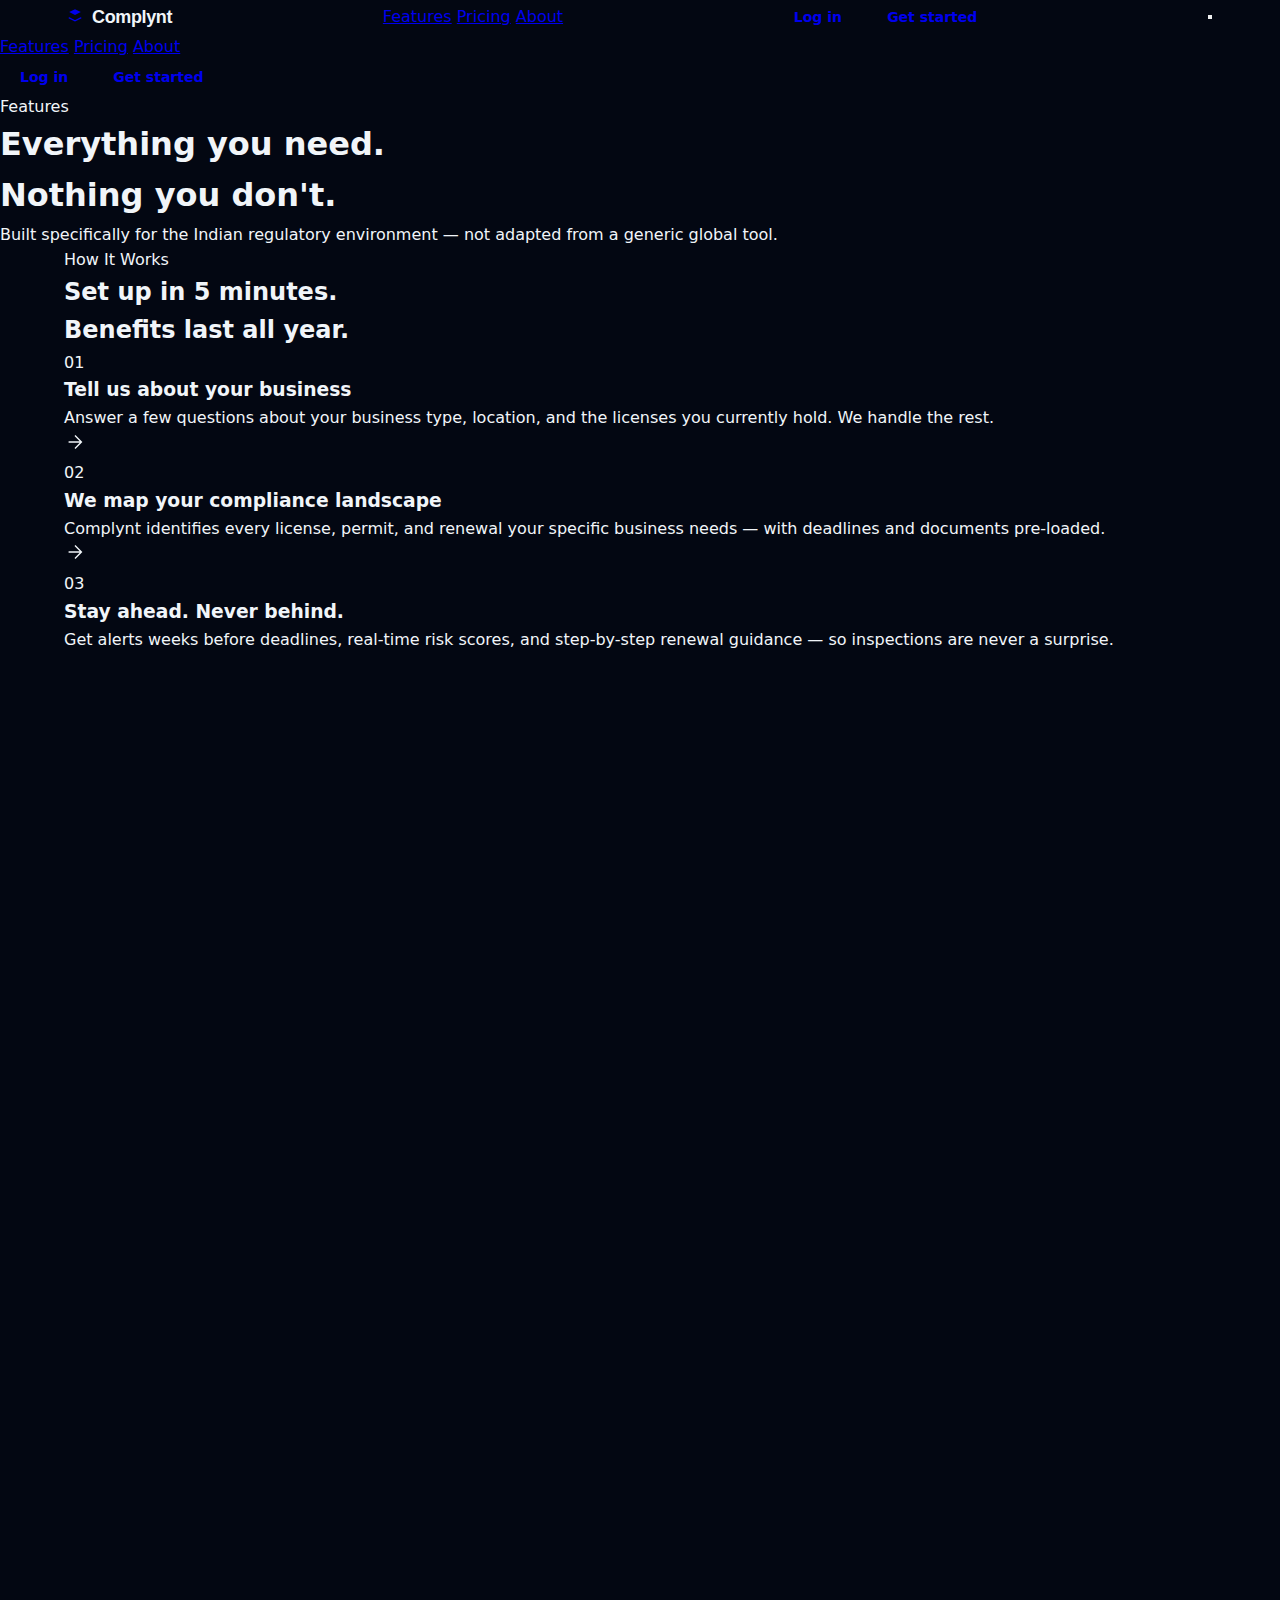
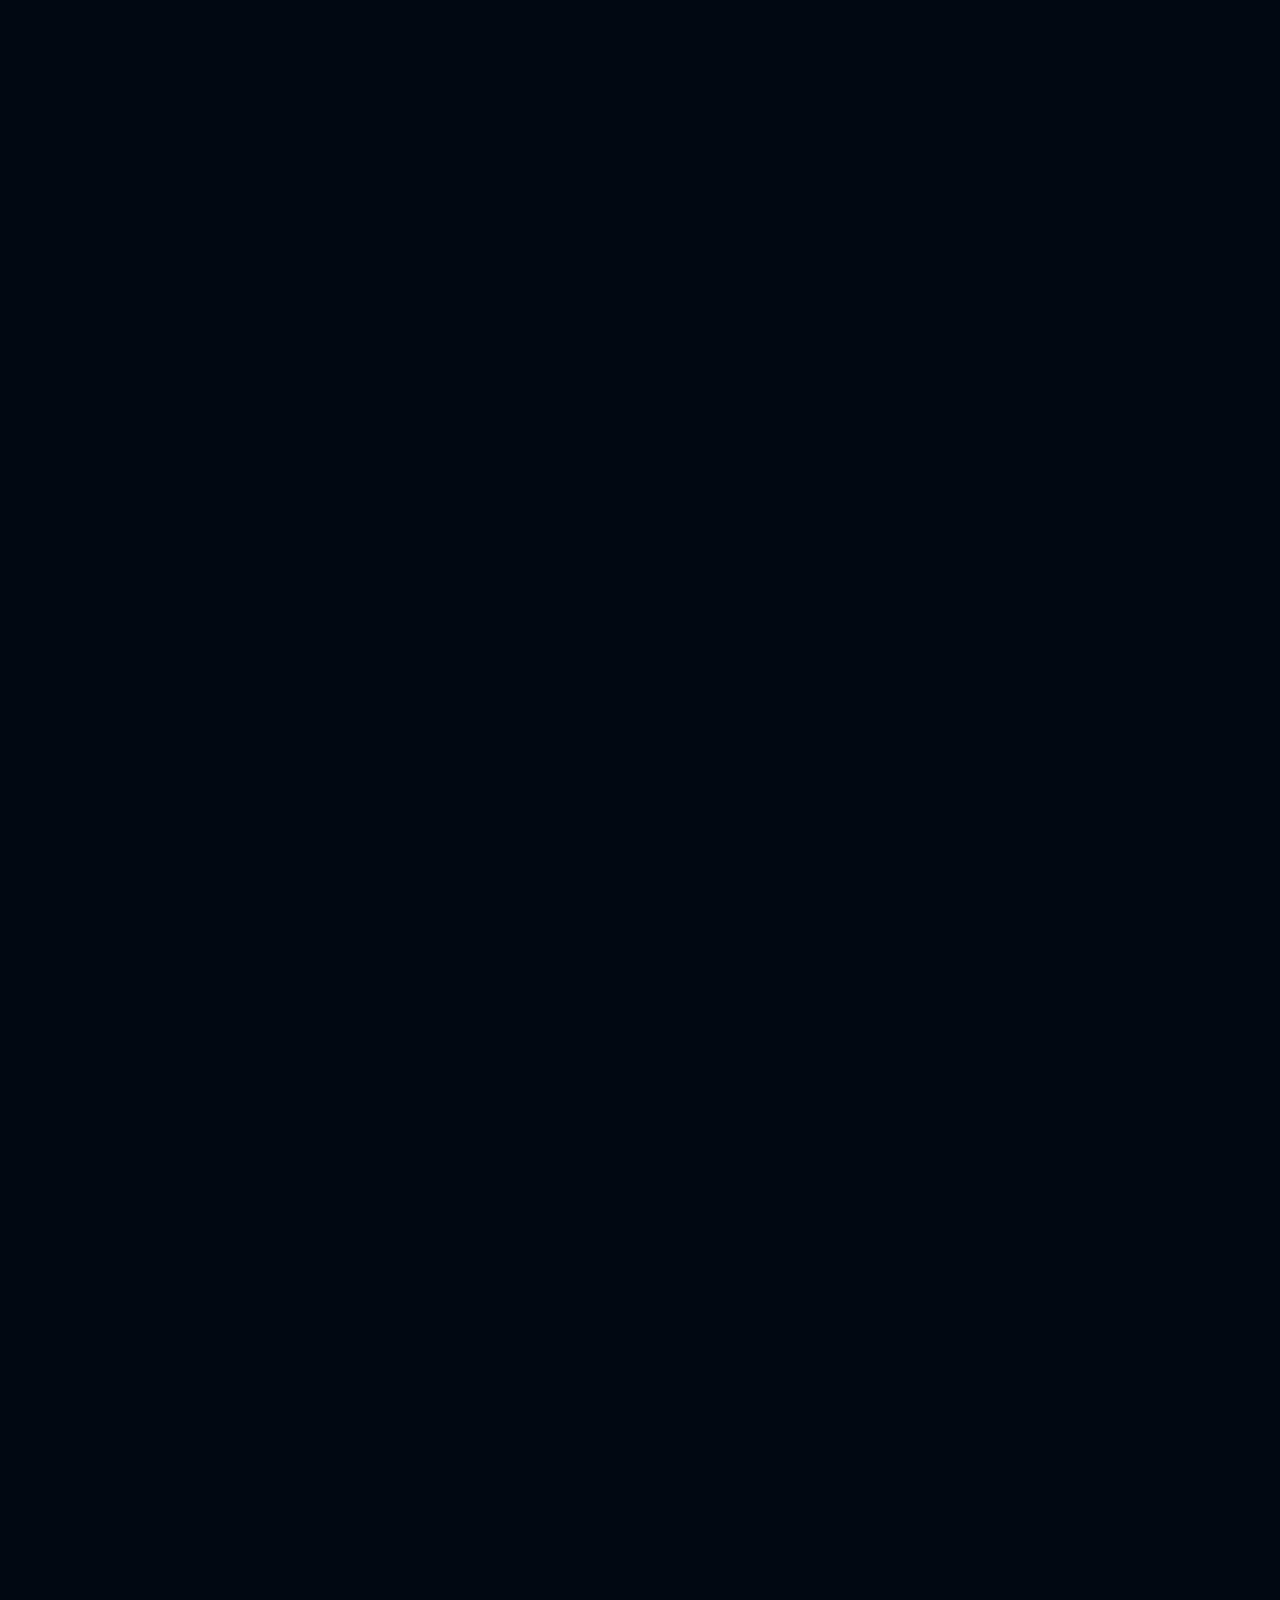
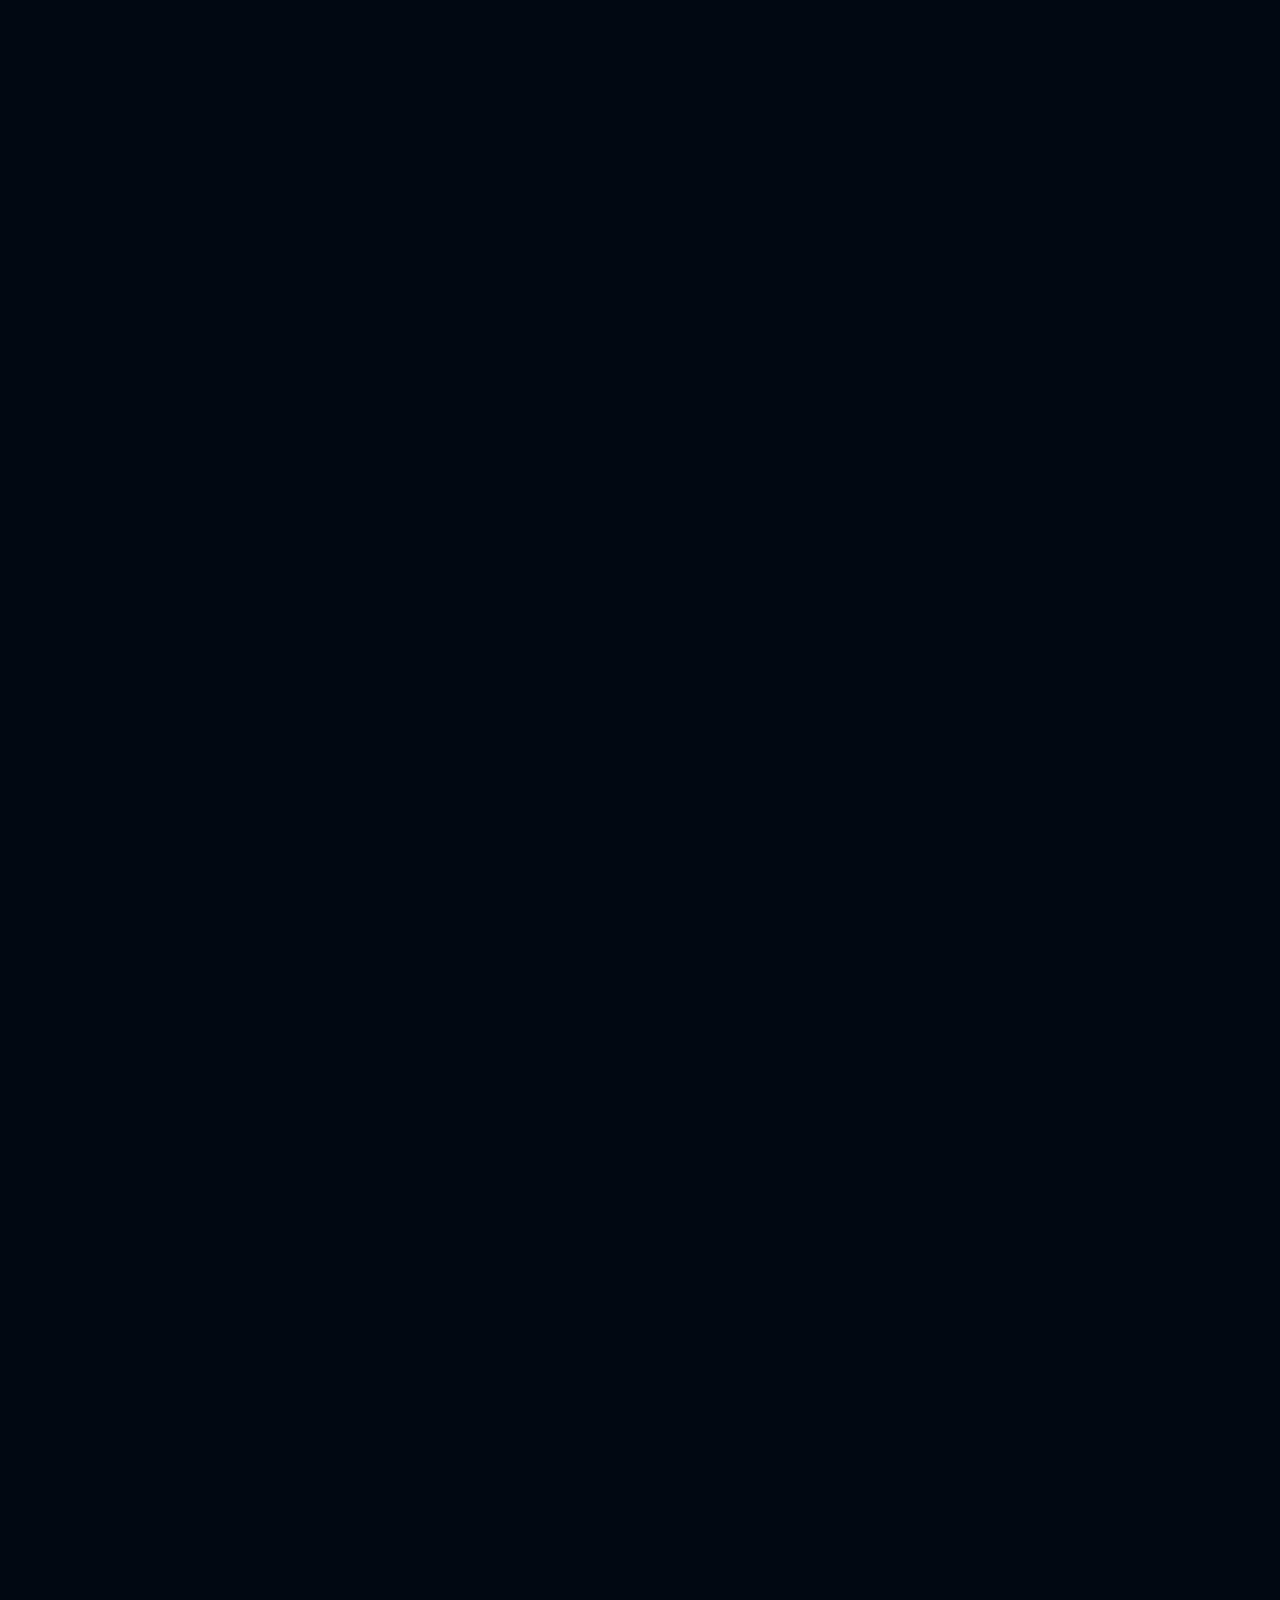
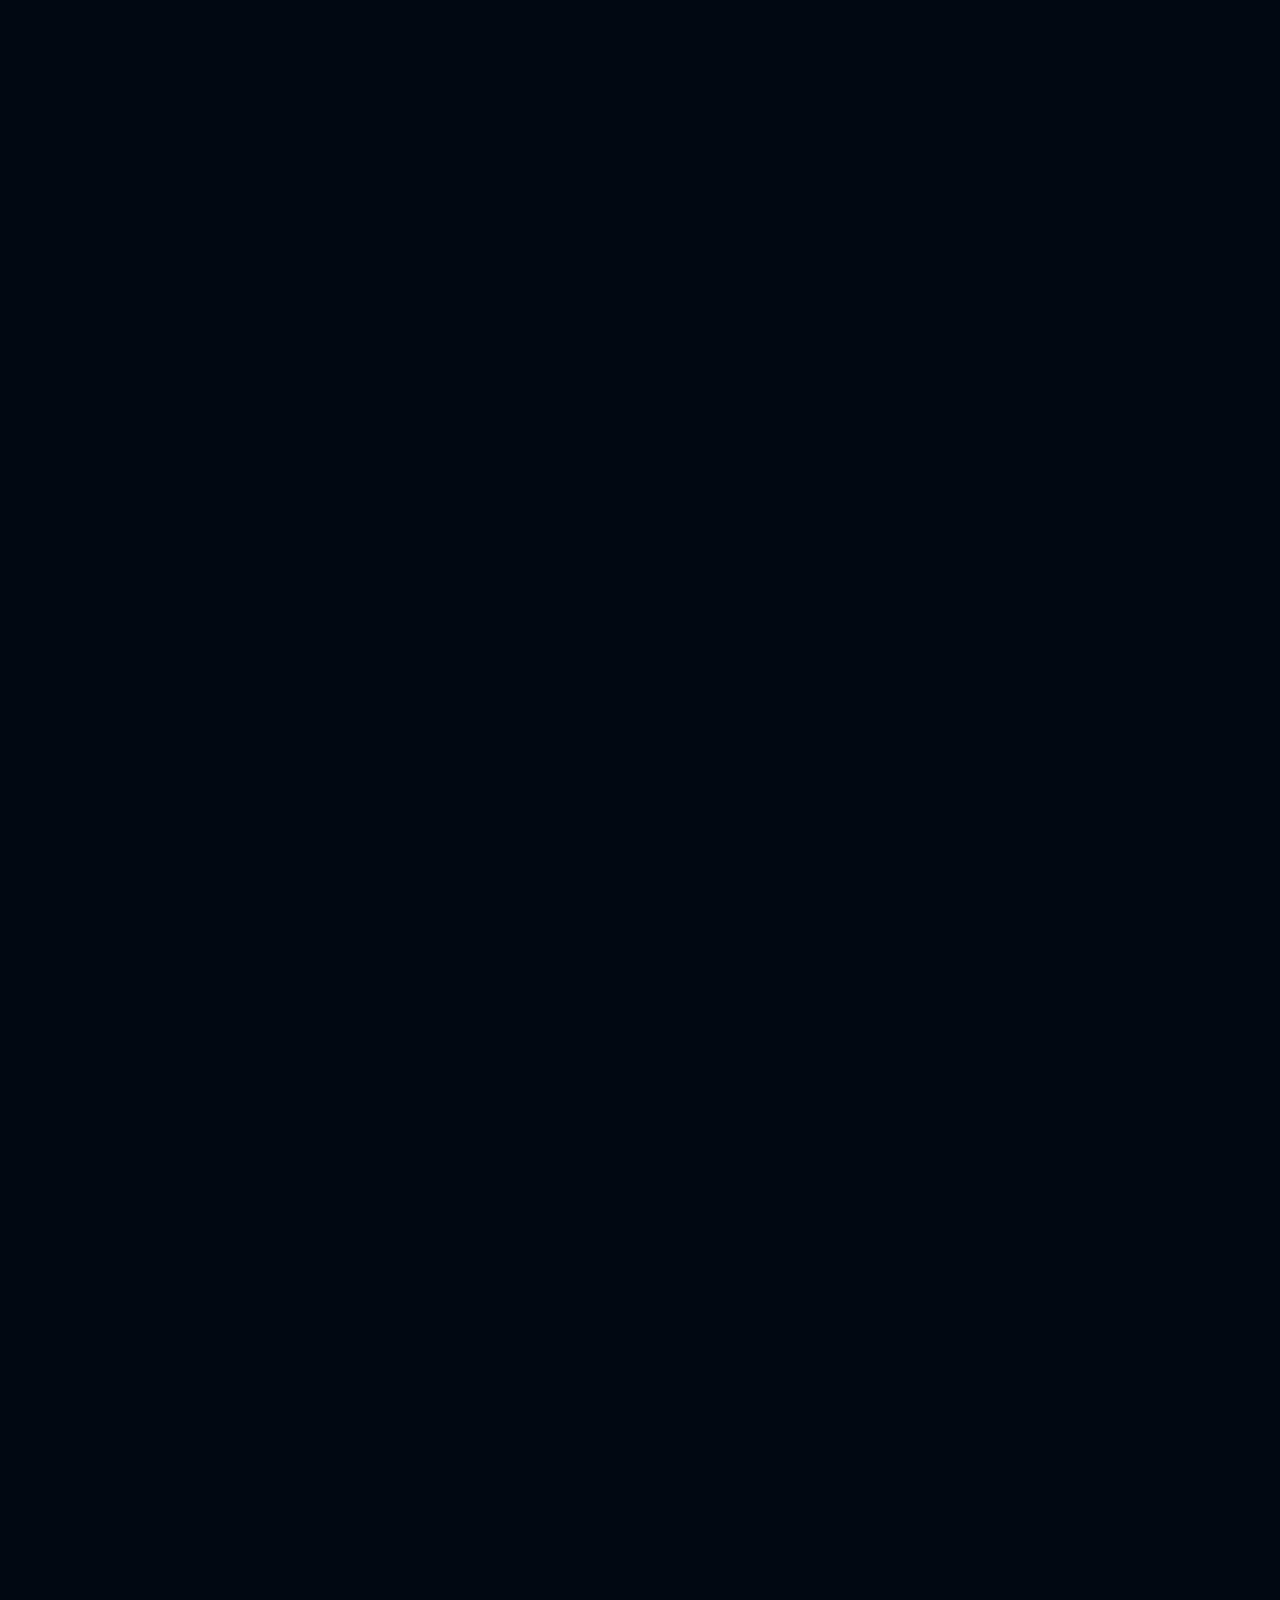
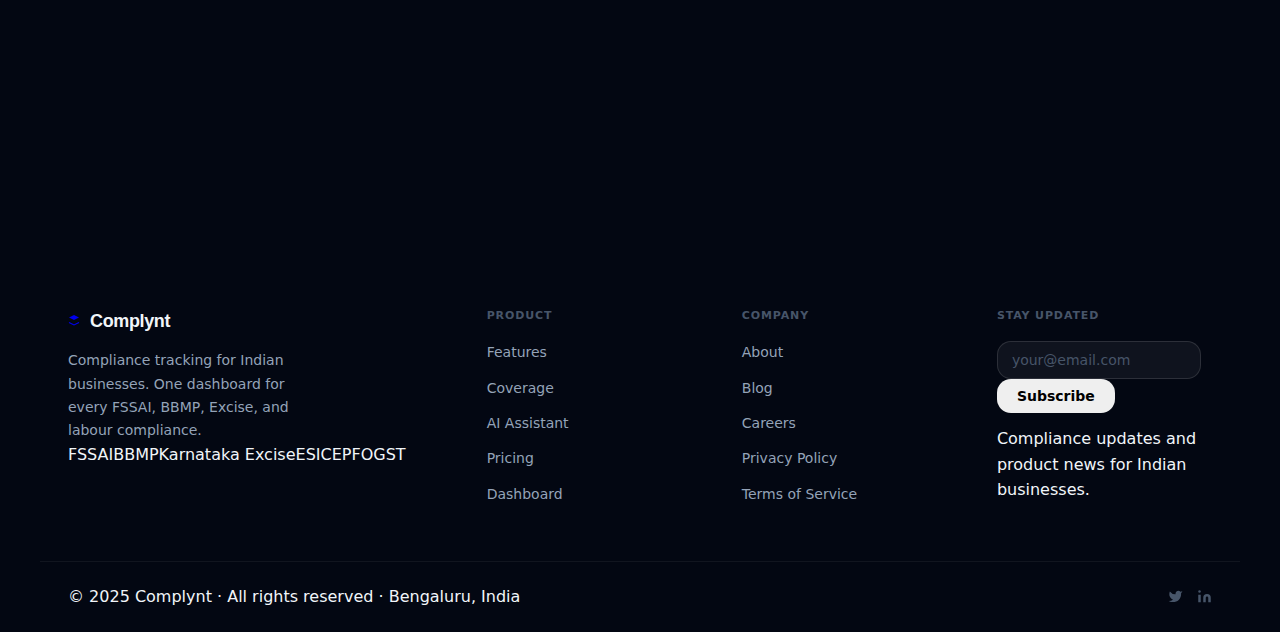
<file: features.html>
<!DOCTYPE html>
<html lang="en">
<head>
  <meta charset="UTF-8" />
  <meta name="viewport" content="width=device-width, initial-scale=1.0" />
  <title>Features — Complynt</title>
  <meta name="description" content="Everything you need to stay compliant. Renewal tracking, document vault, AI assistant, compliance health score, and more." />
  <link rel="stylesheet" href="styles.css" />
</head>
<body>

  <!-- NAV -->
  <header class="nav solid" id="nav">
    <div class="nav-inner">
      <a href="index.html" class="brand">
        <div class="brand-mark">
          <svg width="14" height="14" viewBox="0 0 24 24" fill="none">
            <path d="M12 2L2 7l10 5 10-5-10-5z" fill="currentColor"/>
            <path d="M2 17l10 5 10-5" stroke="currentColor" stroke-width="2.2" stroke-linecap="round" fill="none"/>
          </svg>
        </div>
        <span class="brand-name">Complynt</span>
      </a>

      <nav class="nav-links" aria-label="Main navigation">
        <a href="features.html" class="active">Features</a>
        <a href="pricing.html">Pricing</a>
        <a href="#">About</a>
      </nav>

      <div class="nav-actions">
        <a href="login.html" class="btn btn-ghost btn-sm">Log in</a>
        <a href="onboarding.html" class="btn btn-blue btn-sm">Get started</a>
      </div>

      <button class="nav-hamburger" id="hamburger" aria-label="Open menu" aria-expanded="false">
        <span></span><span></span><span></span>
      </button>
    </div>
  </header>

  <div class="nav-drawer" id="nav-drawer" aria-hidden="true">
    <a href="features.html">Features</a>
    <a href="pricing.html">Pricing</a>
    <a href="#">About</a>
    <div class="nav-drawer-divider"></div>
    <div class="nav-drawer-actions">
      <a href="login.html" class="btn btn-ghost">Log in</a>
      <a href="onboarding.html" class="btn btn-blue">Get started</a>
    </div>
  </div>

  <main>

    <!-- PAGE HERO -->
    <section class="page-hero">
      <span class="eyebrow">Features</span>
      <h1 class="page-hero-headline">Everything you need.<br>Nothing you don't.</h1>
      <p class="page-hero-sub">Built specifically for the Indian regulatory environment — not adapted from a generic global tool.</p>
    </section>

    <!-- HOW IT WORKS -->
    <section class="how reveal" id="how">
      <div class="section-inner">
        <div class="section-hd center">
          <span class="eyebrow">How It Works</span>
          <h2 class="section-hd-title">Set up in 5 minutes.<br>Benefits last all year.</h2>
        </div>

        <div class="steps-grid">
          <div class="step">
            <div class="step-num">01</div>
            <h3>Tell us about your business</h3>
            <p>Answer a few questions about your business type, location, and the licenses you currently hold. We handle the rest.</p>
          </div>
          <div class="step-connector" aria-hidden="true">
            <svg width="22" height="22" viewBox="0 0 24 24" fill="none" stroke="currentColor" stroke-width="1.5">
              <path d="M5 12h14M12 5l7 7-7 7"/>
            </svg>
          </div>
          <div class="step">
            <div class="step-num">02</div>
            <h3>We map your compliance landscape</h3>
            <p>Complynt identifies every license, permit, and renewal your specific business needs — with deadlines and documents pre-loaded.</p>
          </div>
          <div class="step-connector" aria-hidden="true">
            <svg width="22" height="22" viewBox="0 0 24 24" fill="none" stroke="currentColor" stroke-width="1.5">
              <path d="M5 12h14M12 5l7 7-7 7"/>
            </svg>
          </div>
          <div class="step">
            <div class="step-num">03</div>
            <h3>Stay ahead. Never behind.</h3>
            <p>Get alerts weeks before deadlines, real-time risk scores, and step-by-step renewal guidance — so inspections are never a surprise.</p>
          </div>
        </div>
      </div>
    </section>

    <!-- FEATURES BENTO -->
    <section class="features reveal" id="features">
      <div class="section-inner">
        <div class="section-hd">
          <span class="eyebrow">Core Features</span>
          <h2 class="section-hd-title">Your entire compliance stack,<br>in one place.</h2>
        </div>

        <div class="bento-grid">
          <article class="bento-card bento-lg feat-1">
            <div class="feat-icon">
              <svg viewBox="0 0 24 24" fill="none" stroke="currentColor" stroke-width="1.8">
                <path d="M9 5H7a2 2 0 00-2 2v12a2 2 0 002 2h10a2 2 0 002-2V7a2 2 0 00-2-2h-2"/>
                <rect x="9" y="3" width="6" height="4" rx="1"/>
                <path d="M9 12l2 2 4-4" stroke-linecap="round" stroke-linejoin="round"/>
              </svg>
            </div>
            <h3>Automated Renewal Tracking</h3>
            <p>Every FSSAI, BBMP, Excise, Fire NOC, and GST deadline tracked automatically. Alerts at 90, 60, 30, and 7 days before expiry — via SMS, email, or WhatsApp. Never pay a late-renewal penalty again.</p>
          </article>

          <article class="bento-card bento-sm feat-2">
            <div class="feat-icon">
              <svg viewBox="0 0 24 24" fill="none" stroke="currentColor" stroke-width="1.8">
                <circle cx="12" cy="12" r="10"/>
                <path d="M12 8v4l3 3" stroke-linecap="round"/>
              </svg>
            </div>
            <h3>Real-time Risk Score</h3>
            <p>See which licenses are at highest risk before an inspector arrives. Know before you're caught.</p>
          </article>

          <article class="bento-card bento-sm feat-3">
            <div class="feat-icon">
              <svg viewBox="0 0 24 24" fill="none" stroke="currentColor" stroke-width="1.8">
                <line x1="12" y1="1" x2="12" y2="23"/>
                <path d="M17 5H9.5a3.5 3.5 0 100 7h5a3.5 3.5 0 110 7H6" stroke-linecap="round"/>
              </svg>
            </div>
            <h3>Financial Exposure</h3>
            <p>See exactly what a lapse costs. ₹50K/day for Excise, up to ₹5L for FSSAI. Know your risk in rupees.</p>
          </article>

          <article class="bento-card bento-lg feat-4">
            <div class="feat-icon">
              <svg viewBox="0 0 24 24" fill="none" stroke="currentColor" stroke-width="1.8">
                <path d="M14 2H6a2 2 0 00-2 2v16a2 2 0 002 2h12a2 2 0 002-2V8z"/>
                <polyline points="14,2 14,8 20,8"/>
              </svg>
            </div>
            <h3>Document Vault</h3>
            <p>Upload and store every compliance document — licenses, NOCs, receipts, inspection reports — in one secure place. When an inspector walks in, you're ready in 30 seconds, not 30 minutes of frantic searching.</p>
          </article>

          <article class="bento-card bento-full feat-5">
            <div class="feat-icon">
              <svg viewBox="0 0 24 24" fill="none" stroke="currentColor" stroke-width="1.8">
                <path d="M17 21v-2a4 4 0 00-4-4H5a4 4 0 00-4 4v2"/>
                <circle cx="9" cy="7" r="4"/>
                <path d="M23 21v-2a4 4 0 00-3-3.87M16 3.13a4 4 0 010 7.75"/>
              </svg>
            </div>
            <h3>Multi-Location &amp; Team Management</h3>
            <p>Managing more than one outlet? Complynt handles compliance across every location from a single view. Assign tasks to your team, track document uploads, and stay on top of every site's status — without a single spreadsheet.</p>
            <div class="feat-pills">
              <span class="pill">Restaurants &amp; Bars</span>
              <span class="pill">Hotels &amp; Hospitality</span>
              <span class="pill">Healthcare Clinics</span>
              <span class="pill">Retail Chains</span>
              <span class="pill">Cloud Kitchens</span>
              <span class="pill">Manufacturing</span>
            </div>
          </article>
        </div>
      </div>
    </section>

    <!-- COVERAGE -->
    <section class="coverage reveal" id="coverage">
      <div class="section-inner">
        <div class="section-hd">
          <span class="eyebrow">Coverage</span>
          <h2 class="section-hd-title">Every license your business<br>is required to hold.</h2>
          <p class="section-hd-sub">Pre-mapped for Karnataka. More cities added continuously.</p>
        </div>

        <div class="coverage-grid">
          <div class="cov-card">
            <div class="cov-icon blue">
              <svg width="18" height="18" viewBox="0 0 24 24" fill="none" stroke="currentColor" stroke-width="1.8">
                <path d="M3 9l9-7 9 7v11a2 2 0 01-2 2H5a2 2 0 01-2-2z"/>
                <polyline points="9,22 9,12 15,12 15,22"/>
              </svg>
            </div>
            <div class="cov-title">Food &amp; Beverage</div>
            <ul class="cov-list">
              <li>FSSAI Food License / Registration</li>
              <li>BBMP Trade License</li>
              <li>Karnataka Excise License</li>
              <li>Fire NOC</li>
              <li>Health Trade License (BBMP)</li>
              <li>Eating House License</li>
              <li>PCB Consent (where applicable)</li>
            </ul>
          </div>

          <div class="cov-card">
            <div class="cov-icon green">
              <svg width="18" height="18" viewBox="0 0 24 24" fill="none" stroke="currentColor" stroke-width="1.8">
                <path d="M17 21v-2a4 4 0 00-4-4H5a4 4 0 00-4 4v2"/>
                <circle cx="9" cy="7" r="4"/>
                <path d="M23 21v-2a4 4 0 00-3-3.87M16 3.13a4 4 0 010 7.75"/>
              </svg>
            </div>
            <div class="cov-title">Labour &amp; Employment</div>
            <ul class="cov-list">
              <li>Shops &amp; Establishments Act</li>
              <li>ESIC Registration &amp; Returns</li>
              <li>EPFO / PF Registration &amp; Filings</li>
              <li>Professional Tax (Karnataka)</li>
              <li>Contract Labour License</li>
              <li>Minimum Wages Compliance</li>
            </ul>
          </div>

          <div class="cov-card">
            <div class="cov-icon orange">
              <svg width="18" height="18" viewBox="0 0 24 24" fill="none" stroke="currentColor" stroke-width="1.8">
                <line x1="12" y1="1" x2="12" y2="23"/>
                <path d="M17 5H9.5a3.5 3.5 0 100 7h5a3.5 3.5 0 110 7H6"/>
              </svg>
            </div>
            <div class="cov-title">Tax &amp; Finance</div>
            <ul class="cov-list">
              <li>GST Registration &amp; Returns</li>
              <li>TAN / TDS Compliance</li>
              <li>Income Tax — Advance Tax</li>
              <li>Professional Tax Returns</li>
              <li>Annual ROC Filings (companies)</li>
            </ul>
          </div>

          <div class="cov-card">
            <div class="cov-icon red">
              <svg width="18" height="18" viewBox="0 0 24 24" fill="none" stroke="currentColor" stroke-width="1.8">
                <path d="M12 22s8-4 8-10V5l-8-3-8 3v7c0 6 8 10 8 10z"/>
              </svg>
            </div>
            <div class="cov-title">Safety &amp; Environment</div>
            <ul class="cov-list">
              <li>Fire NOC — Annual Renewal</li>
              <li>Pollution Control Board Consent</li>
              <li>Electrical Inspection Certificate</li>
              <li>Lift License (where applicable)</li>
              <li>Biomedical Waste (healthcare)</li>
            </ul>
          </div>
        </div>

        <p class="coverage-note">
          Don't see your industry? <button class="link-btn" id="coverage-contact">Talk to us →</button>
        </p>
      </div>
    </section>

    <!-- AI DEMO -->
    <section class="ai-demo reveal" id="ai">
      <div class="section-inner">
        <div class="section-hd">
          <span class="eyebrow">AI Copilot</span>
          <h2 class="section-hd-title">Ask your compliance<br>assistant anything.</h2>
          <p class="section-hd-sub">Get instant answers about licenses, deadlines, and financial exposure — in plain language.</p>
        </div>

        <div class="chat-container">
          <div class="chat-sidebar">
            <div class="chat-sidebar-title">Try asking</div>
            <button class="tag" data-query="What do I need to renew in June?">What do I need to renew in June?</button>
            <button class="tag" data-query="How risky is my liquor license?">How risky is my liquor license?</button>
            <button class="tag" data-query="What documents do I need for FSSAI renewal?">Documents for FSSAI renewal?</button>
          </div>
          <div class="chat-main">
            <div class="chat-window" id="chat-window" aria-live="polite">
              <div class="chat-message ai">
                <div class="chat-avatar">AI</div>
                <div class="chat-bubble">Hi — I'm your Complynt compliance assistant. Ask me about licenses, upcoming deadlines, fines, or renewal documents.</div>
              </div>
            </div>
            <div class="chat-input-row chat-controls">
              <input id="chat-input" type="text" placeholder="Ask about any license or compliance requirement..." />
              <button id="chat-send" class="btn btn-blue">
                <svg width="14" height="14" viewBox="0 0 24 24" fill="none" stroke="currentColor" stroke-width="2">
                  <line x1="22" y1="2" x2="11" y2="13"/>
                  <polygon points="22,2 15,22 11,13 2,9" fill="currentColor" stroke="none"/>
                </svg>
              </button>
            </div>
          </div>
        </div>
      </div>
    </section>

    <!-- HEALTH SCORE -->
    <section class="health reveal" id="health">
      <div class="section-inner">
        <div class="health-inner">
          <div class="health-left">
            <span class="eyebrow">Compliance Health</span>
            <h2 class="section-hd-title">Know exactly<br>where you stand.</h2>
            <p class="section-hd-sub" style="margin-bottom:0">Your Compliance Health Score reflects renewals, missing documents, upcoming deadlines, and outstanding risks — updated in real time.</p>
            <div class="health-controls">
              <div class="radial" role="img" aria-label="Compliance health score: 72 out of 100">
                <svg viewBox="0 0 120 120" class="radial-svg">
                  <defs>
                    <linearGradient id="rg" x1="0" y1="0" x2="1" y2="1">
                      <stop offset="0%" stop-color="#0071e3"/>
                      <stop offset="100%" stop-color="#34c759"/>
                    </linearGradient>
                  </defs>
                  <circle class="radial-bg" cx="60" cy="60" r="50" fill="none" stroke-width="8"/>
                  <circle class="radial-fg" cx="60" cy="60" r="50" fill="none" stroke="url(#rg)" stroke-width="8" stroke-linecap="round" stroke-dasharray="314" stroke-dashoffset="314"/>
                  <text x="60" y="56" text-anchor="middle" font-size="20" class="radial-text">0</text>
                  <text x="60" y="71" text-anchor="middle" font-size="9" fill="#aeaeb2">/ 100</text>
                </svg>
              </div>
              <div class="health-details">
                <p class="health-score-big">Score: <strong id="health-score">0</strong><span class="health-denom">/100</span></p>
                <p class="health-action-text" id="health-action">Loading your score...</p>
                <button class="btn btn-ghost btn-sm" id="improve-action">View Full Report</button>
              </div>
            </div>
          </div>

          <div class="health-right">
            <div class="simulator-card">
              <div class="sim-header">
                <div class="sim-icon">
                  <svg width="16" height="16" viewBox="0 0 24 24" fill="none" stroke="currentColor" stroke-width="1.8">
                    <polyline points="22,12 18,12 15,21 9,3 6,12 2,12"/>
                  </svg>
                </div>
                <h3>Fine Risk Calculator</h3>
              </div>
              <p class="sim-desc">Estimate the financial impact of delaying a license renewal.</p>

              <label class="sim-label" for="delay-range">Days overdue: <strong id="delay-value">10</strong></label>
              <input id="delay-range" type="range" min="0" max="60" value="10" class="slider" />

              <label class="sim-label" for="monthly-revenue">Monthly revenue (₹)</label>
              <input id="monthly-revenue" type="number" value="200000" min="0" step="1000" />

              <div class="sim-result">
                <p class="sim-result-label">Estimated financial exposure</p>
                <p class="sim-impact-big"><strong id="sim-impact">₹0</strong></p>
                <p class="sim-note">Indicative only — actual fines vary by license and authority.</p>
              </div>

              <button class="btn btn-blue btn-full" id="simulate-btn">Calculate Risk</button>
            </div>
          </div>
        </div>
      </div>
    </section>

    <!-- CTA -->
    <section class="cta-section reveal" id="signup">
      <div class="cta-section-inner">
        <span class="eyebrow">Get started today</span>
        <h2>Your free audit is waiting.</h2>
        <p class="cta-sub">We'll map every license your business needs, check what's at risk, and give you a compliance health score — free, no strings attached.</p>
        <div class="cta-form">
          <div class="cta-form-wrap">
            <svg class="cta-form-icon" width="15" height="15" viewBox="0 0 24 24" fill="none" stroke="currentColor" stroke-width="2">
              <path d="M4 4h16c1.1 0 2 .9 2 2v12c0 1.1-.9 2-2 2H4c-1.1 0-2-.9-2-2V6c0-1.1.9-2 2-2z"/>
              <polyline points="22,6 12,13 2,6"/>
            </svg>
            <input id="signup-email" type="email" placeholder="Your business email" />
          </div>
          <button id="signup-btn" class="btn btn-blue btn-lg">Book Free Audit</button>
        </div>
        <p class="cta-note">Currently serving Bangalore · Expanding to Mumbai, Delhi, Chennai in 2025</p>
      </div>
    </section>

  </main>

  <!-- FOOTER -->
  <footer class="footer">
    <div class="footer-inner">
      <div class="footer-brand">
        <a href="index.html" class="brand">
          <div class="brand-mark">
            <svg width="12" height="12" viewBox="0 0 24 24" fill="none">
              <path d="M12 2L2 7l10 5 10-5-10-5z" fill="currentColor"/>
              <path d="M2 17l10 5 10-5" stroke="currentColor" stroke-width="2.2" fill="none"/>
            </svg>
          </div>
          <span class="brand-name">Complynt</span>
        </a>
        <p class="footer-tagline">Compliance tracking for Indian businesses. One dashboard for every FSSAI, BBMP, Excise, and labour compliance.</p>
        <div class="footer-authorities">
          <span>FSSAI</span><span>BBMP</span><span>Karnataka Excise</span><span>ESIC</span><span>EPFO</span><span>GST</span>
        </div>
      </div>
      <div class="footer-cols">
        <div class="footer-col">
          <div class="footer-col-title">Product</div>
          <a href="features.html">Features</a>
          <a href="features.html#coverage">Coverage</a>
          <a href="features.html#ai">AI Assistant</a>
          <a href="pricing.html">Pricing</a>
          <a href="dashboard.html">Dashboard</a>
        </div>
        <div class="footer-col">
          <div class="footer-col-title">Company</div>
          <a href="#">About</a>
          <a href="#">Blog</a>
          <a href="#">Careers</a>
          <a href="#">Privacy Policy</a>
          <a href="#">Terms of Service</a>
        </div>
        <div class="footer-col">
          <div class="footer-col-title">Stay updated</div>
          <div class="footer-newsletter">
            <input id="news-email" type="email" placeholder="your@email.com" />
            <button class="btn btn-blue btn-sm" id="news-btn">Subscribe</button>
          </div>
          <p class="footer-sub-note">Compliance updates and product news for Indian businesses.</p>
        </div>
      </div>
    </div>
    <div class="footer-bottom">
      <span class="footer-copy">© 2025 Complynt · All rights reserved · Bengaluru, India</span>
      <div class="footer-socials">
        <a href="#" aria-label="Twitter">
          <svg width="15" height="15" viewBox="0 0 24 24" fill="currentColor"><path d="M23 3a10.9 10.9 0 01-3.14 1.53 4.48 4.48 0 00-7.86 3v1A10.66 10.66 0 013 4s-4 9 5 13a11.64 11.64 0 01-7 2c9 5 20 0 20-11.5a4.5 4.5 0 00-.08-.83A7.72 7.72 0 0023 3z"/></svg>
        </a>
        <a href="#" aria-label="LinkedIn">
          <svg width="15" height="15" viewBox="0 0 24 24" fill="currentColor"><path d="M16 8a6 6 0 016 6v7h-4v-7a2 2 0 00-2-2 2 2 0 00-2 2v7h-4v-7a6 6 0 016-6zM2 9h4v12H2z"/><circle cx="4" cy="4" r="2"/></svg>
        </a>
      </div>
    </div>
  </footer>

  <!-- MODAL -->
  <div id="modal" class="modal hidden" role="dialog" aria-modal="true">
    <div class="modal-panel">
      <button id="modal-close" class="modal-close" aria-label="Close">
        <svg width="14" height="14" viewBox="0 0 24 24" fill="none" stroke="currentColor" stroke-width="2">
          <line x1="18" y1="6" x2="6" y2="18"/><line x1="6" y1="6" x2="18" y2="18"/>
        </svg>
      </button>
      <h3 class="modal-title">Book Your Free Audit</h3>
      <p class="modal-sub">We'll map every license your business needs and give you a health score — free, within 2 business days.</p>
      <div class="modal-fields">
        <input id="demo-email" type="email" placeholder="Business email *" />
        <input id="demo-name"  type="text"  placeholder="Business name and city" />
        <select id="demo-industry">
          <option value="">What type of business?</option>
          <option>Restaurant / Bar / Café</option>
          <option>Hotel / Hospitality</option>
          <option>Healthcare / Clinic</option>
          <option>Retail</option>
          <option>Manufacturing</option>
          <option>Other</option>
        </select>
      </div>
      <button id="modal-submit" class="btn btn-blue btn-full" style="margin-top:16px">Request Free Audit</button>
      <p class="modal-privacy">We don't share your information. Ever.</p>
    </div>
  </div>

  <div id="toast" class="toast hidden" role="status" aria-live="polite"></div>
  <script src="app.js" defer></script>
</body>
</html>
</file>
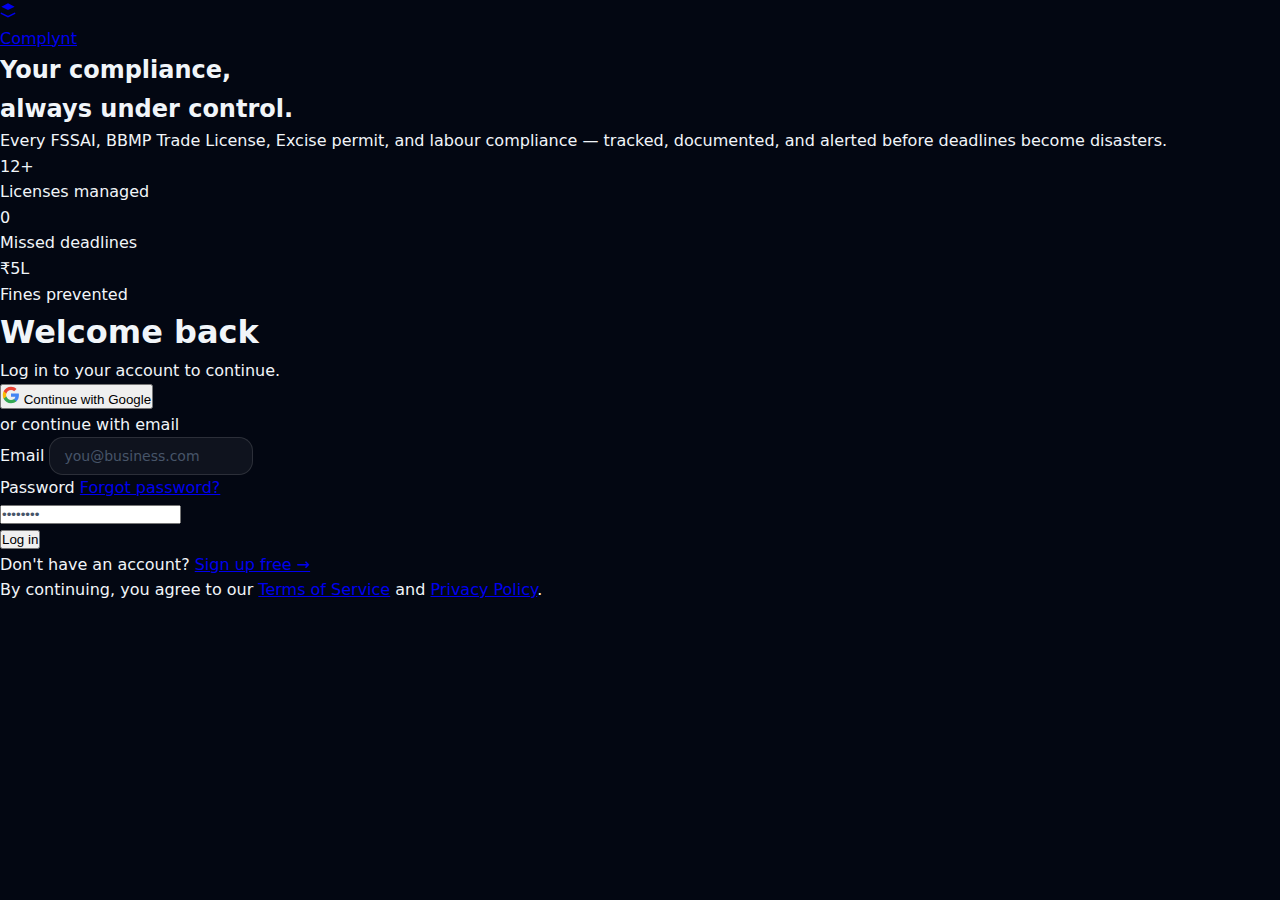
<file: login.html>
<!DOCTYPE html>
<html lang="en">
<head>
  <meta charset="UTF-8" />
  <meta name="viewport" content="width=device-width, initial-scale=1.0" />
  <title>Log in — Complynt</title>
  <meta name="description" content="Log in to your Complynt account to track your compliance deadlines and documents." />
  <link rel="stylesheet" href="styles.css" />
</head>
<body>

  <div class="login-page">

    <!-- LEFT PANEL -->
    <div class="login-left">
      <a href="index.html" class="login-brand">
        <div class="login-brand-mark">
          <svg width="16" height="16" viewBox="0 0 24 24" fill="none">
            <path d="M12 2L2 7l10 5 10-5-10-5z" fill="currentColor"/>
            <path d="M2 17l10 5 10-5" stroke="currentColor" stroke-width="2.2" stroke-linecap="round" fill="none"/>
          </svg>
        </div>
        <span class="login-brand-name">Complynt</span>
      </a>

      <div class="login-left-content">
        <h2 class="login-left-headline">
          Your compliance,<br>always under control.
        </h2>
        <p class="login-left-sub">
          Every FSSAI, BBMP Trade License, Excise permit, and labour compliance — tracked, documented, and alerted before deadlines become disasters.
        </p>
      </div>

      <div class="login-left-stats">
        <div>
          <div class="login-stat-val">12+</div>
          <div class="login-stat-label">Licenses managed</div>
        </div>
        <div>
          <div class="login-stat-val">0</div>
          <div class="login-stat-label">Missed deadlines</div>
        </div>
        <div>
          <div class="login-stat-val">₹5L</div>
          <div class="login-stat-label">Fines prevented</div>
        </div>
      </div>
    </div>

    <!-- RIGHT PANEL -->
    <div class="login-right">
      <div class="login-box">

        <!-- Login view (default) -->
        <div id="view-login">
          <h1 class="login-title">Welcome back</h1>
          <p class="login-sub">Log in to your account to continue.</p>

          <button class="login-google-btn" id="google-login-btn">
            <svg width="18" height="18" viewBox="0 0 24 24">
              <path fill="#4285F4" d="M22.56 12.25c0-.78-.07-1.53-.2-2.25H12v4.26h5.92c-.26 1.37-1.04 2.53-2.21 3.31v2.77h3.57c2.08-1.92 3.28-4.74 3.28-8.09z"/>
              <path fill="#34A853" d="M12 23c2.97 0 5.46-.98 7.28-2.66l-3.57-2.77c-.98.66-2.23 1.06-3.71 1.06-2.86 0-5.29-1.93-6.16-4.53H2.18v2.84C3.99 20.53 7.7 23 12 23z"/>
              <path fill="#FBBC05" d="M5.84 14.09c-.22-.66-.35-1.36-.35-2.09s.13-1.43.35-2.09V7.07H2.18C1.43 8.55 1 10.22 1 12s.43 3.45 1.18 4.93l3.66-2.84z"/>
              <path fill="#EA4335" d="M12 5.38c1.62 0 3.06.56 4.21 1.64l3.15-3.15C17.45 2.09 14.97 1 12 1 7.7 1 3.99 3.47 2.18 7.07l3.66 2.84c.87-2.6 3.3-4.53 6.16-4.53z"/>
            </svg>
            Continue with Google
          </button>

          <div class="login-divider">or continue with email</div>

          <form class="login-form" id="login-form" novalidate>
            <div class="form-group">
              <label class="form-label" for="login-email">Email</label>
              <input class="form-input" type="email" id="login-email" placeholder="you@business.com" autocomplete="email" required />
            </div>

            <div class="form-group">
              <div class="form-row">
                <label class="form-label" for="login-password">Password</label>
                <a href="#" class="form-link" id="forgot-link">Forgot password?</a>
              </div>
              <input class="form-input" type="password" id="login-password" placeholder="••••••••" autocomplete="current-password" required />
            </div>

            <p class="login-error" id="login-error"></p>

            <button type="submit" class="login-submit" id="login-submit-btn">Log in</button>
          </form>

          <p class="login-switch">
            Don't have an account? <a href="#" id="switch-to-signup">Sign up free →</a>
          </p>
        </div>

        <!-- Signup view (hidden) -->
        <div id="view-signup" style="display:none">
          <h1 class="login-title">Create your account</h1>
          <p class="login-sub">Free forever. No credit card needed.</p>

          <button class="login-google-btn" id="google-signup-btn">
            <svg width="18" height="18" viewBox="0 0 24 24">
              <path fill="#4285F4" d="M22.56 12.25c0-.78-.07-1.53-.2-2.25H12v4.26h5.92c-.26 1.37-1.04 2.53-2.21 3.31v2.77h3.57c2.08-1.92 3.28-4.74 3.28-8.09z"/>
              <path fill="#34A853" d="M12 23c2.97 0 5.46-.98 7.28-2.66l-3.57-2.77c-.98.66-2.23 1.06-3.71 1.06-2.86 0-5.29-1.93-6.16-4.53H2.18v2.84C3.99 20.53 7.7 23 12 23z"/>
              <path fill="#FBBC05" d="M5.84 14.09c-.22-.66-.35-1.36-.35-2.09s.13-1.43.35-2.09V7.07H2.18C1.43 8.55 1 10.22 1 12s.43 3.45 1.18 4.93l3.66-2.84z"/>
              <path fill="#EA4335" d="M12 5.38c1.62 0 3.06.56 4.21 1.64l3.15-3.15C17.45 2.09 14.97 1 12 1 7.7 1 3.99 3.47 2.18 7.07l3.66 2.84c.87-2.6 3.3-4.53 6.16-4.53z"/>
            </svg>
            Sign up with Google
          </button>

          <div class="login-divider">or sign up with email</div>

          <form class="login-form" id="signup-form" novalidate>
            <div class="form-group">
              <label class="form-label" for="signup-name">Full name</label>
              <input class="form-input" type="text" id="signup-name" placeholder="Your name" autocomplete="name" required />
            </div>

            <div class="form-group">
              <label class="form-label" for="signup-email-field">Email</label>
              <input class="form-input" type="email" id="signup-email-field" placeholder="you@business.com" autocomplete="email" required />
            </div>

            <div class="form-group">
              <label class="form-label" for="signup-password">Password</label>
              <input class="form-input" type="password" id="signup-password" placeholder="Min. 8 characters" autocomplete="new-password" required />
            </div>

            <p class="login-error" id="signup-error"></p>

            <button type="submit" class="login-submit" id="signup-submit-btn">Create Account</button>
          </form>

          <p class="login-switch">
            Already have an account? <a href="#" id="switch-to-login">Log in →</a>
          </p>
        </div>

        <!-- Forgot password view -->
        <div id="view-forgot" style="display:none">
          <h1 class="login-title">Reset your password</h1>
          <p class="login-sub">Enter your email and we'll send you a reset link.</p>

          <form class="login-form" id="forgot-form" novalidate>
            <div class="form-group">
              <label class="form-label" for="forgot-email">Email</label>
              <input class="form-input" type="email" id="forgot-email" placeholder="you@business.com" autocomplete="email" required />
            </div>

            <p class="login-error" id="forgot-error"></p>
            <p style="font-size:13px;color:var(--green);display:none;margin-top:4px" id="forgot-success">Reset link sent — check your inbox.</p>

            <button type="submit" class="login-submit" id="forgot-submit-btn">Send Reset Link</button>
          </form>

          <p class="login-switch">
            <a href="#" id="switch-back-to-login">← Back to log in</a>
          </p>
        </div>

        <p class="login-footer">
          By continuing, you agree to our
          <a href="#">Terms of Service</a> and <a href="#">Privacy Policy</a>.
        </p>
      </div>
    </div>

  </div>

  <div id="toast" class="toast hidden" role="status" aria-live="polite"></div>

  <script src="firebase-setup.js" defer></script>
  <script>
    (() => {
      const $ = (id) => document.getElementById(id);

      /* ── View switching ── */
      function show(viewId) {
        ['view-login','view-signup','view-forgot'].forEach(id => {
          $(id).style.display = id === viewId ? '' : 'none';
        });
      }

      $('switch-to-signup').addEventListener('click', e => { e.preventDefault(); show('view-signup'); });
      $('switch-to-login').addEventListener('click',  e => { e.preventDefault(); show('view-login');  });
      $('forgot-link').addEventListener('click',      e => { e.preventDefault(); show('view-forgot'); });
      $('switch-back-to-login').addEventListener('click', e => { e.preventDefault(); show('view-login'); });

      /* ── Toast ── */
      let toastTimer;
      function toast(msg, ms = 3000) {
        const el = $('toast');
        el.textContent = msg;
        el.classList.remove('hidden');
        clearTimeout(toastTimer);
        toastTimer = setTimeout(() => el.classList.add('hidden'), ms);
      }

      /* ── Error display ── */
      function showError(elId, msg) {
        const el = $(elId);
        el.textContent = msg;
        el.classList.add('visible');
      }
      function clearError(elId) {
        const el = $(elId);
        el.textContent = '';
        el.classList.remove('visible');
      }

      /* ── Firebase helpers (only if firebase is loaded) ── */
      function firebaseReady() {
        return typeof firebase !== 'undefined' && firebase.auth;
      }

      function handleAuthError(err, errorElId) {
        const msgs = {
          'auth/user-not-found':       'No account found with this email.',
          'auth/wrong-password':       'Incorrect password. Try again.',
          'auth/email-already-in-use': 'An account with this email already exists.',
          'auth/weak-password':        'Password must be at least 6 characters.',
          'auth/invalid-email':        'Please enter a valid email address.',
          'auth/too-many-requests':    'Too many attempts. Please try again later.',
          'auth/network-request-failed': 'Network error. Check your connection.',
        };
        showError(errorElId, msgs[err.code] || 'Something went wrong. Please try again.');
      }

      function setLoading(btnId, loading) {
        const btn = $(btnId);
        btn.disabled = loading;
        btn.textContent = loading ? 'Please wait…' : btn.dataset.label;
      }

      /* Store button labels */
      ['login-submit-btn','signup-submit-btn','forgot-submit-btn'].forEach(id => {
        const el = $(id);
        if (el) el.dataset.label = el.textContent;
      });

      /* ── Login ── */
      $('login-form').addEventListener('submit', async (e) => {
        e.preventDefault();
        clearError('login-error');
        const email    = $('login-email').value.trim();
        const password = $('login-password').value;
        if (!email || !password) { showError('login-error', 'Please fill in all fields.'); return; }
        if (!firebaseReady()) { toast('Demo mode — Firebase not configured.'); return; }
        setLoading('login-submit-btn', true);
        try {
          await firebase.auth().signInWithEmailAndPassword(email, password);
          window.location.href = 'dashboard.html';
        } catch (err) {
          handleAuthError(err, 'login-error');
          setLoading('login-submit-btn', false);
        }
      });

      /* ── Google sign-in ── */
      function googleSignIn() {
        if (!firebaseReady()) { toast('Demo mode — Firebase not configured.'); return; }
        const provider = new firebase.auth.GoogleAuthProvider();
        firebase.auth().signInWithPopup(provider)
          .then(() => { window.location.href = 'dashboard.html'; })
          .catch(err => toast(err.message || 'Google sign-in failed.'));
      }
      $('google-login-btn').addEventListener('click',  googleSignIn);
      $('google-signup-btn').addEventListener('click', googleSignIn);

      /* ── Sign up ── */
      $('signup-form').addEventListener('submit', async (e) => {
        e.preventDefault();
        clearError('signup-error');
        const name     = $('signup-name').value.trim();
        const email    = $('signup-email-field').value.trim();
        const password = $('signup-password').value;
        if (!name || !email || !password) { showError('signup-error', 'Please fill in all fields.'); return; }
        if (password.length < 8) { showError('signup-error', 'Password must be at least 8 characters.'); return; }
        if (!firebaseReady()) { toast('Demo mode — Firebase not configured.'); return; }
        setLoading('signup-submit-btn', true);
        try {
          const cred = await firebase.auth().createUserWithEmailAndPassword(email, password);
          await cred.user.updateProfile({ displayName: name });
          window.location.href = 'onboarding.html';
        } catch (err) {
          handleAuthError(err, 'signup-error');
          setLoading('signup-submit-btn', false);
        }
      });

      /* ── Forgot password ── */
      $('forgot-form').addEventListener('submit', async (e) => {
        e.preventDefault();
        clearError('forgot-error');
        const email = $('forgot-email').value.trim();
        if (!email) { showError('forgot-error', 'Please enter your email.'); return; }
        if (!firebaseReady()) { toast('Demo mode — Firebase not configured.'); return; }
        setLoading('forgot-submit-btn', true);
        try {
          await firebase.auth().sendPasswordResetEmail(email);
          $('forgot-success').style.display = 'block';
          setLoading('forgot-submit-btn', false);
        } catch (err) {
          handleAuthError(err, 'forgot-error');
          setLoading('forgot-submit-btn', false);
        }
      });

      /* ── Auth state: redirect if already logged in ── */
      if (firebaseReady()) {
        firebase.auth().onAuthStateChanged(user => {
          if (user) window.location.replace('dashboard.html');
        });
      }
    })();
  </script>
</body>
</html>
</file>
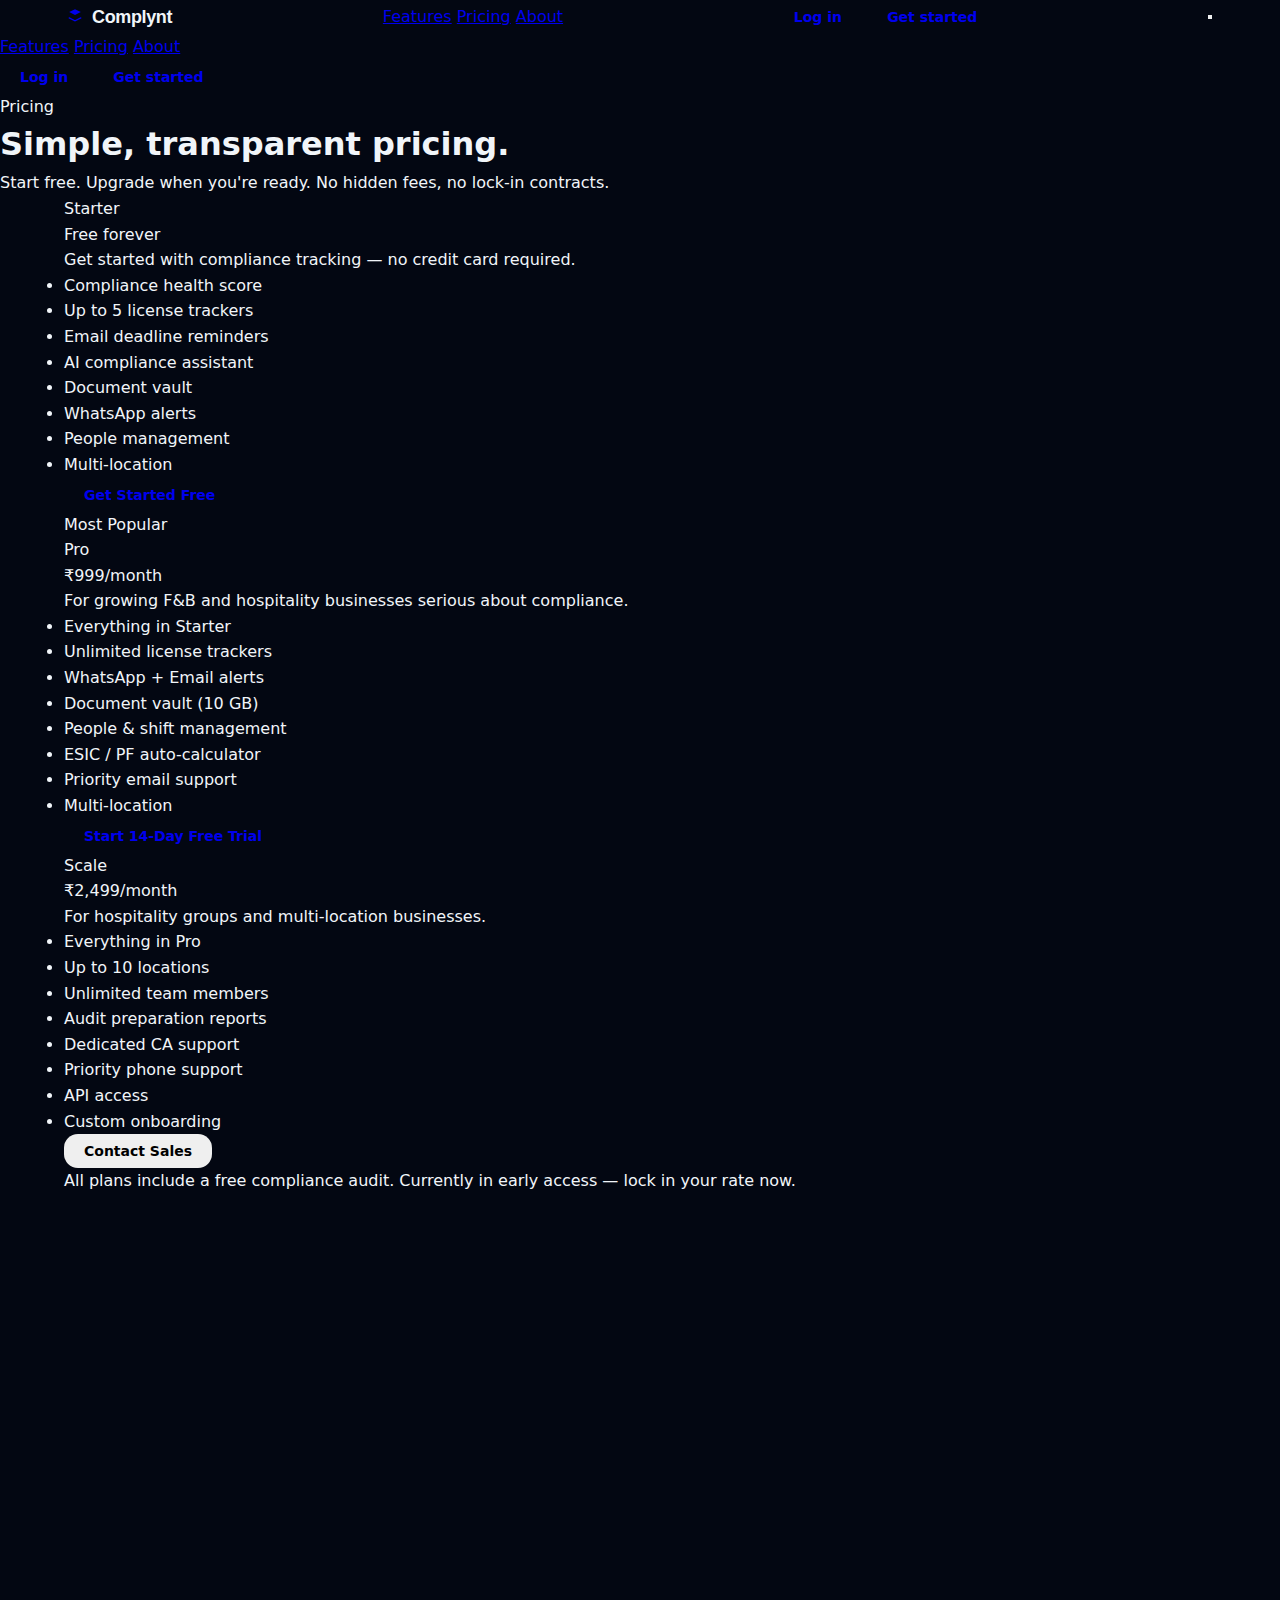
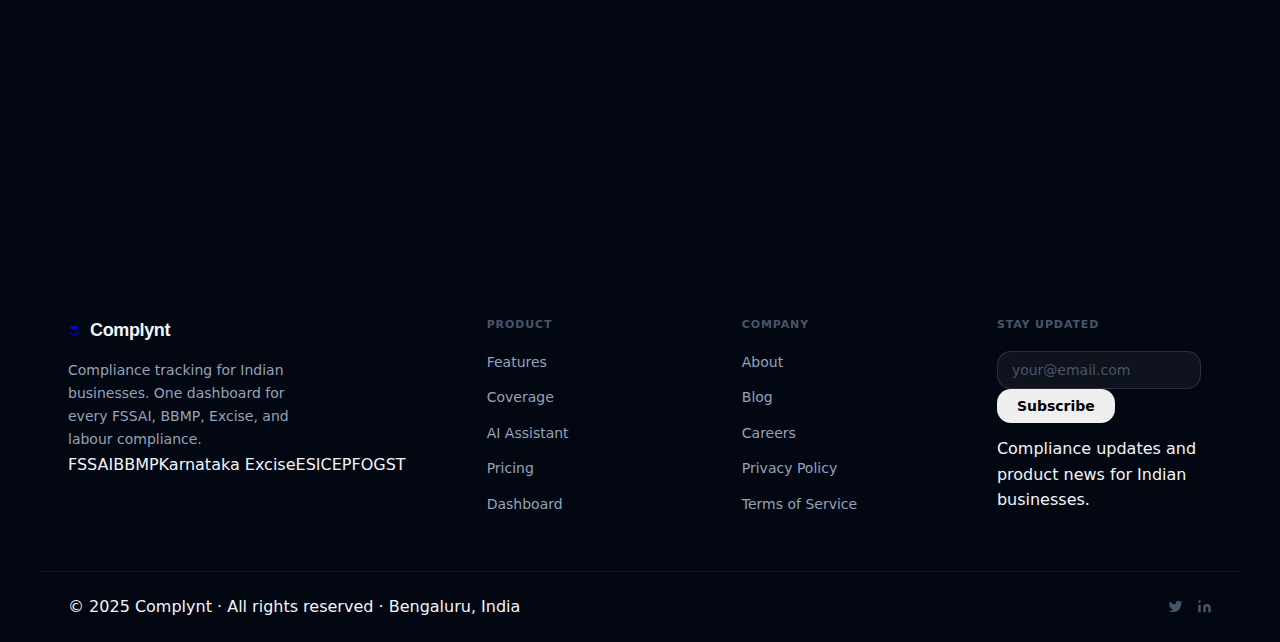
<file: pricing.html>
<!DOCTYPE html>
<html lang="en">
<head>
  <meta charset="UTF-8" />
  <meta name="viewport" content="width=device-width, initial-scale=1.0" />
  <title>Pricing — Complynt</title>
  <meta name="description" content="Simple, transparent pricing. Start free. Upgrade when you're ready. No hidden fees, no lock-in contracts." />
  <link rel="stylesheet" href="styles.css" />
</head>
<body>

  <!-- NAV -->
  <header class="nav solid" id="nav">
    <div class="nav-inner">
      <a href="index.html" class="brand">
        <div class="brand-mark">
          <svg width="14" height="14" viewBox="0 0 24 24" fill="none">
            <path d="M12 2L2 7l10 5 10-5-10-5z" fill="currentColor"/>
            <path d="M2 17l10 5 10-5" stroke="currentColor" stroke-width="2.2" stroke-linecap="round" fill="none"/>
          </svg>
        </div>
        <span class="brand-name">Complynt</span>
      </a>

      <nav class="nav-links" aria-label="Main navigation">
        <a href="features.html">Features</a>
        <a href="pricing.html" class="active">Pricing</a>
        <a href="#">About</a>
      </nav>

      <div class="nav-actions">
        <a href="login.html" class="btn btn-ghost btn-sm">Log in</a>
        <a href="onboarding.html" class="btn btn-blue btn-sm">Get started</a>
      </div>

      <button class="nav-hamburger" id="hamburger" aria-label="Open menu" aria-expanded="false">
        <span></span><span></span><span></span>
      </button>
    </div>
  </header>

  <div class="nav-drawer" id="nav-drawer" aria-hidden="true">
    <a href="features.html">Features</a>
    <a href="pricing.html">Pricing</a>
    <a href="#">About</a>
    <div class="nav-drawer-divider"></div>
    <div class="nav-drawer-actions">
      <a href="login.html" class="btn btn-ghost">Log in</a>
      <a href="onboarding.html" class="btn btn-blue">Get started</a>
    </div>
  </div>

  <main>

    <!-- PAGE HERO -->
    <section class="page-hero">
      <span class="eyebrow">Pricing</span>
      <h1 class="page-hero-headline">Simple, transparent pricing.</h1>
      <p class="page-hero-sub">Start free. Upgrade when you're ready. No hidden fees, no lock-in contracts.</p>
    </section>

    <!-- PRICING CARDS -->
    <section class="pricing reveal">
      <div class="section-inner">
        <div class="pricing-grid">

          <div class="pricing-card">
            <div class="pricing-tier">Starter</div>
            <div class="pricing-price">Free<span class="pricing-period"> forever</span></div>
            <p class="pricing-desc">Get started with compliance tracking — no credit card required.</p>
            <ul class="pricing-features">
              <li class="feat-yes">Compliance health score</li>
              <li class="feat-yes">Up to 5 license trackers</li>
              <li class="feat-yes">Email deadline reminders</li>
              <li class="feat-yes">AI compliance assistant</li>
              <li class="feat-no">Document vault</li>
              <li class="feat-no">WhatsApp alerts</li>
              <li class="feat-no">People management</li>
              <li class="feat-no">Multi-location</li>
            </ul>
            <a href="onboarding.html" class="btn btn-ghost pricing-cta">Get Started Free</a>
          </div>

          <div class="pricing-card pricing-featured">
            <div class="pricing-badge">Most Popular</div>
            <div class="pricing-tier">Pro</div>
            <div class="pricing-price">₹999<span class="pricing-period">/month</span></div>
            <p class="pricing-desc">For growing F&amp;B and hospitality businesses serious about compliance.</p>
            <ul class="pricing-features">
              <li class="feat-yes">Everything in Starter</li>
              <li class="feat-yes">Unlimited license trackers</li>
              <li class="feat-yes">WhatsApp + Email alerts</li>
              <li class="feat-yes">Document vault (10 GB)</li>
              <li class="feat-yes">People &amp; shift management</li>
              <li class="feat-yes">ESIC / PF auto-calculator</li>
              <li class="feat-yes">Priority email support</li>
              <li class="feat-no">Multi-location</li>
            </ul>
            <a href="onboarding.html" class="btn btn-blue pricing-cta">Start 14-Day Free Trial</a>
          </div>

          <div class="pricing-card">
            <div class="pricing-tier">Scale</div>
            <div class="pricing-price">₹2,499<span class="pricing-period">/month</span></div>
            <p class="pricing-desc">For hospitality groups and multi-location businesses.</p>
            <ul class="pricing-features">
              <li class="feat-yes">Everything in Pro</li>
              <li class="feat-yes">Up to 10 locations</li>
              <li class="feat-yes">Unlimited team members</li>
              <li class="feat-yes">Audit preparation reports</li>
              <li class="feat-yes">Dedicated CA support</li>
              <li class="feat-yes">Priority phone support</li>
              <li class="feat-yes">API access</li>
              <li class="feat-yes">Custom onboarding</li>
            </ul>
            <button class="btn btn-ghost pricing-cta" id="pricing-cta-scale">Contact Sales</button>
          </div>

        </div>

        <p class="pricing-note">All plans include a free compliance audit. Currently in early access — lock in your rate now.</p>
      </div>
    </section>

    <!-- FAQ -->
    <section class="pricing-faq reveal">
      <div class="section-inner">
        <div class="section-hd center" style="margin-bottom:40px">
          <span class="eyebrow">FAQ</span>
          <h2 class="section-hd-title">Common questions</h2>
        </div>

        <div class="faq-list">
          <div class="faq-item">
            <button class="faq-q">
              Can I cancel anytime?
              <svg class="faq-chevron" width="16" height="16" viewBox="0 0 24 24" fill="none" stroke="currentColor" stroke-width="2">
                <polyline points="6 9 12 15 18 9"/>
              </svg>
            </button>
            <div class="faq-a">Yes. Cancel anytime with no penalties. Your data remains accessible for 30 days after cancellation so you can export everything.</div>
          </div>

          <div class="faq-item">
            <button class="faq-q">
              What does the free compliance audit include?
              <svg class="faq-chevron" width="16" height="16" viewBox="0 0 24 24" fill="none" stroke="currentColor" stroke-width="2">
                <polyline points="6 9 12 15 18 9"/>
              </svg>
            </button>
            <div class="faq-a">We map every license your business is required to hold in your city, check which are current vs. at risk, identify missing documents, and deliver a compliance health score with a prioritised action plan. No credit card, no commitment — delivered within 2 business days.</div>
          </div>

          <div class="faq-item">
            <button class="faq-q">
              What cities do you currently support?
              <svg class="faq-chevron" width="16" height="16" viewBox="0 0 24 24" fill="none" stroke="currentColor" stroke-width="2">
                <polyline points="6 9 12 15 18 9"/>
              </svg>
            </button>
            <div class="faq-a">We're live in Bangalore (Bengaluru) with full support for BBMP, Karnataka Excise, FSSAI, ESIC, EPFO, and more. We're expanding to Mumbai, Delhi, and Chennai in 2025.</div>
          </div>

          <div class="faq-item">
            <button class="faq-q">
              Is my data secure?
              <svg class="faq-chevron" width="16" height="16" viewBox="0 0 24 24" fill="none" stroke="currentColor" stroke-width="2">
                <polyline points="6 9 12 15 18 9"/>
              </svg>
            </button>
            <div class="faq-a">Yes. All data is stored on Google Cloud (Firebase) with AES-256 encryption at rest and TLS in transit. Documents in the vault are stored in Google Cloud Storage with access controls. We never share your data with third parties.</div>
          </div>

          <div class="faq-item">
            <button class="faq-q">
              Can I manage multiple outlets?
              <svg class="faq-chevron" width="16" height="16" viewBox="0 0 24 24" fill="none" stroke="currentColor" stroke-width="2">
                <polyline points="6 9 12 15 18 9"/>
              </svg>
            </button>
            <div class="faq-a">Multi-location support is available on the Scale plan — up to 10 locations from a single dashboard. Need more? Contact us for enterprise pricing.</div>
          </div>

          <div class="faq-item">
            <button class="faq-q">
              Do you offer refunds?
              <svg class="faq-chevron" width="16" height="16" viewBox="0 0 24 24" fill="none" stroke="currentColor" stroke-width="2">
                <polyline points="6 9 12 15 18 9"/>
              </svg>
            </button>
            <div class="faq-a">We offer a 14-day free trial on Pro with no credit card required. If you're not satisfied within the first billing period, contact us and we'll sort it out — no questions asked.</div>
          </div>
        </div>
      </div>
    </section>

    <!-- CTA -->
    <section class="cta-section reveal" style="margin-top:60px">
      <div class="cta-section-inner">
        <span class="eyebrow">Start today</span>
        <h2>Free to start. Always.</h2>
        <p class="cta-sub">Get your compliance health score, track 5 licenses, and get email reminders — all completely free. Upgrade when you need more.</p>
        <div style="display:flex;gap:12px;justify-content:center;flex-wrap:wrap">
          <a href="onboarding.html" class="btn btn-blue btn-lg">Start free — no card needed</a>
          <button class="btn btn-ghost btn-lg" id="cta-contact-sales">Talk to sales</button>
        </div>
      </div>
    </section>

  </main>

  <!-- FOOTER -->
  <footer class="footer">
    <div class="footer-inner">
      <div class="footer-brand">
        <a href="index.html" class="brand">
          <div class="brand-mark">
            <svg width="12" height="12" viewBox="0 0 24 24" fill="none">
              <path d="M12 2L2 7l10 5 10-5-10-5z" fill="currentColor"/>
              <path d="M2 17l10 5 10-5" stroke="currentColor" stroke-width="2.2" fill="none"/>
            </svg>
          </div>
          <span class="brand-name">Complynt</span>
        </a>
        <p class="footer-tagline">Compliance tracking for Indian businesses. One dashboard for every FSSAI, BBMP, Excise, and labour compliance.</p>
        <div class="footer-authorities">
          <span>FSSAI</span><span>BBMP</span><span>Karnataka Excise</span><span>ESIC</span><span>EPFO</span><span>GST</span>
        </div>
      </div>
      <div class="footer-cols">
        <div class="footer-col">
          <div class="footer-col-title">Product</div>
          <a href="features.html">Features</a>
          <a href="features.html#coverage">Coverage</a>
          <a href="features.html#ai">AI Assistant</a>
          <a href="pricing.html">Pricing</a>
          <a href="dashboard.html">Dashboard</a>
        </div>
        <div class="footer-col">
          <div class="footer-col-title">Company</div>
          <a href="#">About</a>
          <a href="#">Blog</a>
          <a href="#">Careers</a>
          <a href="#">Privacy Policy</a>
          <a href="#">Terms of Service</a>
        </div>
        <div class="footer-col">
          <div class="footer-col-title">Stay updated</div>
          <div class="footer-newsletter">
            <input id="news-email" type="email" placeholder="your@email.com" />
            <button class="btn btn-blue btn-sm" id="news-btn">Subscribe</button>
          </div>
          <p class="footer-sub-note">Compliance updates and product news for Indian businesses.</p>
        </div>
      </div>
    </div>
    <div class="footer-bottom">
      <span class="footer-copy">© 2025 Complynt · All rights reserved · Bengaluru, India</span>
      <div class="footer-socials">
        <a href="#" aria-label="Twitter">
          <svg width="15" height="15" viewBox="0 0 24 24" fill="currentColor"><path d="M23 3a10.9 10.9 0 01-3.14 1.53 4.48 4.48 0 00-7.86 3v1A10.66 10.66 0 013 4s-4 9 5 13a11.64 11.64 0 01-7 2c9 5 20 0 20-11.5a4.5 4.5 0 00-.08-.83A7.72 7.72 0 0023 3z"/></svg>
        </a>
        <a href="#" aria-label="LinkedIn">
          <svg width="15" height="15" viewBox="0 0 24 24" fill="currentColor"><path d="M16 8a6 6 0 016 6v7h-4v-7a2 2 0 00-2-2 2 2 0 00-2 2v7h-4v-7a6 6 0 016-6zM2 9h4v12H2z"/><circle cx="4" cy="4" r="2"/></svg>
        </a>
      </div>
    </div>
  </footer>

  <!-- MODAL -->
  <div id="modal" class="modal hidden" role="dialog" aria-modal="true">
    <div class="modal-panel">
      <button id="modal-close" class="modal-close" aria-label="Close">
        <svg width="14" height="14" viewBox="0 0 24 24" fill="none" stroke="currentColor" stroke-width="2">
          <line x1="18" y1="6" x2="6" y2="18"/><line x1="6" y1="6" x2="18" y2="18"/>
        </svg>
      </button>
      <h3 class="modal-title">Talk to Our Team</h3>
      <p class="modal-sub">Tell us about your business and we'll get back to you within one business day.</p>
      <div class="modal-fields">
        <input id="demo-email" type="email" placeholder="Business email *" />
        <input id="demo-name"  type="text"  placeholder="Business name and city" />
        <select id="demo-industry">
          <option value="">What type of business?</option>
          <option>Restaurant / Bar / Café</option>
          <option>Hotel / Hospitality</option>
          <option>Healthcare / Clinic</option>
          <option>Retail</option>
          <option>Manufacturing</option>
          <option>Other</option>
        </select>
      </div>
      <button id="modal-submit" class="btn btn-blue btn-full" style="margin-top:16px">Send Message</button>
      <p class="modal-privacy">We don't share your information. Ever.</p>
    </div>
  </div>

  <div id="toast" class="toast hidden" role="status" aria-live="polite"></div>
  <script src="app.js" defer></script>
</body>
</html>
</file>
<file: styles.css>
/* ============================================================
   styles.css — Complynt Radical Redesign
   ============================================================ */

/* ── Tokens ── */
:root {
  --bg:        #030712;
  --bg-2:      #080d1a;
  --bg-3:      #0f172a;
  --bg-card:   rgba(8, 13, 26, 0.85);
  --text:      #f1f5f9;
  --muted:     #94a3b8;
  --subtle:    #475569;
  --border:    rgba(255,255,255,0.06);
  --border-hi: rgba(255,255,255,0.12);
  --indigo:    #6366f1;
  --violet:    #8b5cf6;
  --cyan:      #06b6d4;
  --emerald:   #10b981;
  --amber:     #f59e0b;
  --rose:      #f43f5e;
  --gold:      #d4a843;
  --radius:    14px;
  --radius-lg: 20px;
  --radius-xl: 28px;
  --page-max:  1200px;
  --font:      'Inter', system-ui, -apple-system, sans-serif;
  --font-d:    'Syne', 'Inter', sans-serif;
  --sh-sm:     0 4px 20px rgba(0,0,0,0.4);
  --sh-md:     0 12px 48px rgba(0,0,0,0.5);
  --sh-lg:     0 32px 80px rgba(0,0,0,0.6);
}

/* ── Reset ── */
*, *::before, *::after { box-sizing: border-box; margin: 0; padding: 0; }
html { scroll-behavior: smooth; }
body {
  font-family: var(--font);
  background: var(--bg);
  color: var(--text);
  -webkit-font-smoothing: antialiased;
  line-height: 1.6;
  overflow-x: hidden;
}
::-webkit-scrollbar { width: 5px; }
::-webkit-scrollbar-track { background: var(--bg); }
::-webkit-scrollbar-thumb { background: var(--subtle); border-radius: 99px; }

/* ── Layout helpers ── */
.section-inner { max-width: var(--page-max); margin: 0 auto; padding: 0 24px; }
.section-label {
  display: inline-flex; align-items: center; gap: 8px;
  font-size: 11px; font-weight: 700; letter-spacing: 0.1em; text-transform: uppercase;
  color: var(--indigo);
  background: rgba(99,102,241,0.08); border: 1px solid rgba(99,102,241,0.2);
  padding: 5px 14px; border-radius: 99px; margin-bottom: 20px;
}
.section-label.light { color: #c7d2fe; background: rgba(255,255,255,0.08); border-color: rgba(255,255,255,0.18); }
.section-title {
  font-family: var(--font-d);
  font-size: clamp(30px, 3.8vw, 48px);
  font-weight: 800; line-height: 1.1; letter-spacing: -0.025em;
  margin-bottom: 16px;
}
.section-sub { color: var(--muted); font-size: 17px; max-width: 540px; margin-bottom: 52px; line-height: 1.65; }
.gradient-text {
  background: linear-gradient(135deg, #fff 0%, #a5b4fc 45%, #38bdf8 100%);
  -webkit-background-clip: text; -webkit-text-fill-color: transparent; background-clip: text;
}
.muted { color: var(--muted); }

/* ── Buttons ── */
.btn {
  display: inline-flex; align-items: center; gap: 8px;
  cursor: pointer; border: none; border-radius: var(--radius);
  padding: 10px 20px; font-family: var(--font); font-size: 14px; font-weight: 600;
  transition: all 0.22s ease; text-decoration: none; white-space: nowrap; line-height: 1;
}
.btn.primary {
  background: linear-gradient(135deg, var(--indigo) 0%, var(--violet) 100%);
  color: #fff; box-shadow: 0 4px 18px rgba(99,102,241,0.35);
}
.btn.primary:hover { transform: translateY(-2px); box-shadow: 0 8px 28px rgba(99,102,241,0.55); }
.btn.ghost {
  background: rgba(255,255,255,0.05); border: 1px solid var(--border-hi);
  color: var(--text); backdrop-filter: blur(10px);
}
.btn.ghost:hover { background: rgba(255,255,255,0.1); border-color: rgba(255,255,255,0.22); }
.btn.large { padding: 14px 28px; font-size: 15px; border-radius: 14px; }
.btn.small { padding: 7px 14px; font-size: 13px; }
.glow-btn { position: relative; overflow: hidden; }
.glow-btn::before {
  content: ''; position: absolute; inset: 0;
  background: linear-gradient(135deg, rgba(255,255,255,0.15), transparent);
  opacity: 0; transition: opacity 0.3s;
}
.glow-btn:hover::before { opacity: 1; }
.icon-btn {
  display: inline-flex; align-items: center; justify-content: center;
  background: rgba(255,255,255,0.06); border: 1px solid var(--border);
  color: var(--muted); cursor: pointer; padding: 8px; border-radius: 10px;
  transition: all 0.2s;
}
.icon-btn:hover { background: rgba(255,255,255,0.12); color: var(--text); }

/* ── Inputs ── */
input[type="text"], input[type="email"], input[type="number"], select, .field {
  font-family: var(--font);
  background: rgba(255,255,255,0.05); border: 1px solid var(--border-hi);
  color: var(--text); border-radius: var(--radius); padding: 10px 14px;
  font-size: 14px; outline: none; transition: border-color 0.2s, box-shadow 0.2s;
}
input::placeholder { color: var(--subtle); }
input:focus, select:focus {
  border-color: var(--indigo); box-shadow: 0 0 0 3px rgba(99,102,241,0.14);
}
select option { background: var(--bg-3); color: var(--text); }

/* ── Cards ── */
.card {
  background: var(--bg-card); border: 1px solid var(--border);
  border-radius: var(--radius-lg); backdrop-filter: blur(20px);
}

/* ── Animations ── */
@keyframes aurora-1 {
  0%,100% { transform: translate(0,0) scale(1); }
  33% { transform: translate(50px,-70px) scale(1.15); }
  66% { transform: translate(-40px,40px) scale(0.88); }
}
@keyframes aurora-2 {
  0%,100% { transform: translate(0,0) scale(1.1); }
  50% { transform: translate(-60px,50px) scale(0.9); }
}
@keyframes aurora-3 {
  0%,100% { transform: translate(0,0); }
  40% { transform: translate(40px,60px); }
  80% { transform: translate(-30px,-40px); }
}
@keyframes float {
  0%,100% { transform: translateY(0); }
  50% { transform: translateY(-14px); }
}
@keyframes pulse-dot {
  0%,100% { opacity:1; box-shadow: 0 0 0 0 rgba(99,102,241,0.7); }
  50% { opacity:0.7; box-shadow: 0 0 0 6px rgba(99,102,241,0); }
}
@keyframes blink {
  0%,100% { opacity:1; }
  50% { opacity:0; }
}
@keyframes scroll-drop {
  0% { height:0; opacity:1; }
  100% { height:44px; opacity:0; }
}
.reveal { opacity:0; transform:translateY(28px); transition:opacity 0.85s ease, transform 0.85s ease; }
.reveal.show { opacity:1; transform:none; }

/* ════════════════════════════════════════════
   NAVBAR
════════════════════════════════════════════ */
.navbar {
  position: fixed; top:0; left:0; right:0; z-index:200;
  padding: 14px 0; transition: background 0.3s, backdrop-filter 0.3s, box-shadow 0.3s;
}
.navbar.scrolled {
  background: rgba(3,7,18,0.88); backdrop-filter: blur(24px);
  box-shadow: 0 1px 0 rgba(255,255,255,0.06);
}
.nav-inner {
  max-width: var(--page-max); margin: 0 auto; padding: 0 28px;
  display: flex; align-items: center; justify-content: space-between; gap: 20px;
}
.brand { display: flex; align-items: center; gap: 10px; text-decoration: none; cursor: pointer; }
.brand-icon {
  width: 36px; height: 36px; border-radius: 10px;
  background: linear-gradient(135deg, rgba(99,102,241,0.18), rgba(6,182,212,0.15));
  border: 1px solid rgba(99,102,241,0.28);
  display: flex; align-items: center; justify-content: center;
}
.brand-icon.small { width: 28px; height: 28px; border-radius: 8px; }
.brand-name {
  font-family: var(--font-d); font-weight: 800; font-size: 18px;
  color: var(--text); letter-spacing: -0.02em;
}
.nav-center { display: flex; gap: 2px; }
.nav-center a {
  color: var(--muted); text-decoration: none; font-size: 14px; font-weight: 500;
  padding: 7px 14px; border-radius: 8px; transition: color 0.2s, background 0.2s;
}
.nav-center a:hover { color: var(--text); background: rgba(255,255,255,0.06); }
.nav-right { display: flex; align-items: center; gap: 10px; }
.hamburger {
  display: none; flex-direction: column; gap: 5px;
  background: transparent; border: none; cursor: pointer; padding: 6px;
}
.hamburger span { display:block; width:22px; height:2px; background:var(--text); border-radius:2px; }

/* ════════════════════════════════════════════
   HERO
════════════════════════════════════════════ */
.hero {
  position: relative; min-height: 100vh;
  display: flex; align-items: center; overflow: hidden;
  padding: 120px 0 80px;
}

/* Aurora blobs */
.aurora { position:absolute; inset:0; overflow:hidden; pointer-events:none; }
.aurora-1 {
  position:absolute; width:750px; height:750px; border-radius:50%;
  background: radial-gradient(ellipse, rgba(99,102,241,0.38) 0%, transparent 68%);
  top:-200px; left:-120px;
  animation: aurora-1 14s ease-in-out infinite;
}
.aurora-2 {
  position:absolute; width:650px; height:650px; border-radius:50%;
  background: radial-gradient(ellipse, rgba(6,182,212,0.28) 0%, transparent 68%);
  top:80px; right:-120px;
  animation: aurora-2 17s ease-in-out infinite;
}
.aurora-3 {
  position:absolute; width:500px; height:500px; border-radius:50%;
  background: radial-gradient(ellipse, rgba(139,92,246,0.22) 0%, transparent 68%);
  bottom:-80px; left:38%;
  animation: aurora-3 20s ease-in-out infinite;
}

/* Grid lines */
.hero-grid {
  position:absolute; inset:0;
  background-image:
    linear-gradient(rgba(255,255,255,0.025) 1px, transparent 1px),
    linear-gradient(90deg, rgba(255,255,255,0.025) 1px, transparent 1px);
  background-size: 60px 60px;
  mask-image: radial-gradient(ellipse 85% 85% at 50% 40%, black 30%, transparent 100%);
}

.hero-inner {
  position:relative; z-index:2;
  max-width: var(--page-max); margin:0 auto; padding:0 28px;
  display:flex; align-items:center; gap:64px; width:100%;
}
.hero-text { flex:1; min-width:0; }

.hero-badge {
  display:inline-flex; align-items:center; gap:8px;
  background: rgba(99,102,241,0.1); border: 1px solid rgba(99,102,241,0.25);
  border-radius: 99px; padding: 6px 16px 6px 10px;
  font-size: 13px; font-weight: 500; color: #a5b4fc; margin-bottom: 28px;
}
.badge-dot {
  width:7px; height:7px; border-radius:50%; background:var(--indigo);
  box-shadow:0 0 8px var(--indigo);
  animation: pulse-dot 2.2s ease infinite;
}

.hero-title {
  font-family: var(--font-d);
  font-size: clamp(42px, 5.5vw, 80px);
  font-weight: 800; line-height: 1.04; letter-spacing: -0.03em;
  color: var(--text); margin-bottom: 26px; min-height: 1.5em;
}
.cursor {
  display: inline-block; color: var(--indigo); font-weight: 300;
  animation: blink 1s step-end infinite; margin-left: 2px;
}
.cursor.done { display: none; }

.hero-sub {
  font-size: clamp(15px, 2vw, 19px); color: var(--muted);
  line-height: 1.65; max-width: 520px; margin-bottom: 38px;
}
.hero-ctas { display:flex; gap:14px; flex-wrap:wrap; margin-bottom: 52px; }

.hero-stats { list-style:none; display:flex; align-items:center; }
.hero-stats li { display:flex; flex-direction:column; padding: 0 28px; }
.hero-stats li:first-child { padding-left:0; }
.stat-divider { width:1px; height:44px; background:var(--border-hi); flex-direction:row !important; padding:0 !important; flex:none !important; }
.stat-num { display:flex; align-items:baseline; gap:1px; }
.metric {
  font-family: var(--font-d); font-size: 34px; font-weight: 800;
  color: var(--text); line-height: 1; letter-spacing: -0.02em;
}
.metric-suffix { font-size: 18px; font-weight: 700; color: var(--indigo); }
.stat-label { font-size: 12px; color: var(--muted); margin-top: 5px; }

/* ── Mockup ── */
.hero-mockup {
  flex: 0 0 auto; width: 520px; max-width: 47%;
  position: relative; animation: float 6.5s ease-in-out infinite;
}
.mockup-glow {
  position:absolute; inset:-50px; border-radius:50%;
  background: radial-gradient(ellipse, rgba(99,102,241,0.22) 0%, transparent 70%);
  filter:blur(24px); pointer-events:none;
}
.mockup-frame {
  background: rgba(6,9,20,0.96); border: 1px solid rgba(255,255,255,0.1);
  border-radius: 20px; overflow:hidden;
  box-shadow: 0 50px 100px rgba(0,0,0,0.7), 0 0 0 1px rgba(99,102,241,0.12), inset 0 1px 0 rgba(255,255,255,0.06);
}
.mockup-header {
  display:flex; align-items:center; gap:12px; padding:12px 18px;
  background: rgba(255,255,255,0.03); border-bottom:1px solid rgba(255,255,255,0.06);
}
.mockup-dots { display:flex; gap:6px; }
.dot { width:10px; height:10px; border-radius:50%; }
.dot.red    { background:#ff5f56; }
.dot.yellow { background:#ffbd2e; }
.dot.green  { background:#27c93f; }
.mockup-titlebar { font-size:12px; color:var(--subtle); font-weight:500; margin-left:4px; }
.mockup-body { display:flex; height:290px; }
.mockup-sidebar {
  width:50px; background:rgba(0,0,0,0.35);
  border-right:1px solid rgba(255,255,255,0.05);
  padding:16px 8px; display:flex; flex-direction:column; gap:9px;
}
.sb-item { height:30px; border-radius:7px; background:rgba(255,255,255,0.05); }
.sb-item.active { background:linear-gradient(135deg, rgba(99,102,241,0.45), rgba(6,182,212,0.3)); }
.mockup-main { flex:1; padding:16px; display:flex; flex-direction:column; gap:12px; }
.mockup-stats-row { display:flex; gap:9px; }
.ms-card { flex:1; padding:11px; border-radius:11px; border:1px solid rgba(255,255,255,0.06); }
.ms-card.indigo { background:rgba(99,102,241,0.12); border-color:rgba(99,102,241,0.22); }
.ms-card.amber  { background:rgba(245,158,11,0.1);  border-color:rgba(245,158,11,0.2); }
.ms-card.rose   { background:rgba(244,63,94,0.1);   border-color:rgba(244,63,94,0.2); }
.ms-val { font-size:20px; font-weight:700; color:var(--text); line-height:1; }
.ms-val span { font-size:12px; }
.ms-label { font-size:10px; color:var(--muted); margin-top:3px; }
.mockup-chart {
  display:flex; align-items:flex-end; gap:5px; height:82px;
  padding:10px 10px 0; background:rgba(0,0,0,0.25);
  border-radius:11px; border:1px solid rgba(255,255,255,0.04);
}
.chart-bar { flex:1; border-radius:4px 4px 0 0; min-height:4px; }
.mockup-list { display:flex; flex-direction:column; gap:6px; }
.ml-row {
  display:flex; align-items:center; gap:8px; padding:7px 9px;
  background:rgba(255,255,255,0.025); border-radius:7px;
  border:1px solid rgba(255,255,255,0.04);
}
.ml-dot { width:6px; height:6px; border-radius:50%; flex-shrink:0; }
.ml-dot.emerald { background:#10b981; box-shadow:0 0 6px rgba(16,185,129,0.7); }
.ml-dot.amber   { background:#f59e0b; box-shadow:0 0 6px rgba(245,158,11,0.7); }
.ml-dot.red     { background:#f43f5e; box-shadow:0 0 6px rgba(244,63,94,0.7); }
.ml-text { flex:1; font-size:11px; color:var(--muted); }
.ml-badge { font-size:10px; font-weight:600; padding:2px 7px; border-radius:4px; }
.ml-badge.ok     { background:rgba(16,185,129,0.15); color:#34d399; }
.ml-badge.warn   { background:rgba(245,158,11,0.15); color:#fbbf24; }
.ml-badge.danger { background:rgba(244,63,94,0.15);  color:#fb7185; }

/* Scroll hint */
.scroll-hint {
  position:absolute; bottom:36px; left:50%; transform:translateX(-50%);
  z-index:2; display:flex; flex-direction:column; align-items:center;
}
.scroll-line {
  width:1px; height:44px;
  background:linear-gradient(to bottom, var(--indigo), transparent);
  animation: scroll-drop 2.2s ease-in-out infinite;
}

/* ════════════════════════════════════════════
   TRUSTED STRIP
════════════════════════════════════════════ */
.trusted-strip {
  border-top:1px solid var(--border); border-bottom:1px solid var(--border);
  padding:28px 0; background:rgba(255,255,255,0.015);
}
.trusted-inner {
  max-width:var(--page-max); margin:0 auto; padding:0 28px;
  display:flex; align-items:center; gap:36px; flex-wrap:wrap;
}
.trusted-label {
  font-size:11px; font-weight:600; letter-spacing:0.08em; text-transform:uppercase;
  color:var(--subtle); white-space:nowrap; flex-shrink:0;
}
.trusted-logos { display:flex; align-items:center; gap:36px; flex-wrap:wrap; }
.trusted-logos span {
  font-family:var(--font-d); font-size:14px; font-weight:700;
  color:var(--subtle); transition:color 0.2s; cursor:default; letter-spacing:-0.01em;
}
.trusted-logos span:hover { color:var(--muted); }

/* ════════════════════════════════════════════
   FEATURES — BENTO
════════════════════════════════════════════ */
.features { padding:110px 0; }
.bento-grid {
  display:grid;
  grid-template-columns:repeat(3,1fr);
  gap:16px;
}
.bento-card {
  position:relative; overflow:hidden;
  background:var(--bg-card); border:1px solid var(--border);
  border-radius:var(--radius-lg); padding:32px;
  backdrop-filter:blur(20px);
  transition:transform 0.3s ease, border-color 0.3s ease, box-shadow 0.3s ease;
}
.bento-card:hover {
  transform:translateY(-5px);
  border-color:rgba(99,102,241,0.35);
  box-shadow:0 28px 64px rgba(0,0,0,0.5), 0 0 0 1px rgba(99,102,241,0.1);
}
.bento-lg   { grid-column:span 2; }
.bento-sm   { grid-column:span 1; }
.bento-full { grid-column:span 3; }

.bento-icon {
  width:50px; height:50px; border-radius:13px;
  display:flex; align-items:center; justify-content:center;
  margin-bottom:22px;
}
.bento-icon svg { width:24px; height:24px; }

.feat-1 .bento-icon { background:rgba(99,102,241,0.15);  border:1px solid rgba(99,102,241,0.25);  color:#a5b4fc; }
.feat-2 .bento-icon { background:rgba(244,63,94,0.12);   border:1px solid rgba(244,63,94,0.22);   color:#fb7185; }
.feat-3 .bento-icon { background:rgba(245,158,11,0.12);  border:1px solid rgba(245,158,11,0.22);  color:#fbbf24; }
.feat-4 .bento-icon { background:rgba(16,185,129,0.12);  border:1px solid rgba(16,185,129,0.22);  color:#34d399; }
.feat-5 .bento-icon { background:rgba(139,92,246,0.12);  border:1px solid rgba(139,92,246,0.22);  color:#c4b5fd; }

.bento-card h3 {
  font-family:var(--font-d); font-size:20px; font-weight:700;
  margin-bottom:10px; letter-spacing:-0.01em;
}
.bento-card p { color:var(--muted); font-size:15px; line-height:1.65; }

/* Colour accent blobs inside cards */
.bento-deco {
  position:absolute; border-radius:50%; filter:blur(45px);
  opacity:0.14; pointer-events:none;
  width:220px; height:220px; bottom:-70px; right:-50px;
}
.deco-indigo { background:var(--indigo); }
.deco-rose   { background:var(--rose); }
.deco-amber  { background:var(--amber); }
.deco-emerald{ background:var(--emerald); }
.deco-violet { background:var(--violet); }

/* Industry pills */
.feat-pills { display:flex; flex-wrap:wrap; gap:9px; margin-top:22px; }
.pill {
  font-size:12px; font-weight:600; padding:5px 14px;
  border-radius:99px;
  background:rgba(139,92,246,0.14); border:1px solid rgba(139,92,246,0.25);
  color:#c4b5fd;
}

/* ════════════════════════════════════════════
   HEALTH SCORE
════════════════════════════════════════════ */
.health {
  padding:110px 0;
  background:linear-gradient(180deg, transparent 0%, rgba(99,102,241,0.03) 50%, transparent 100%);
}
.health-inner { display:flex; gap:48px; align-items:flex-start; }
.health-left, .health-right { flex:1; }
.health-controls { display:flex; align-items:center; gap:36px; margin-top:8px; }

/* Radial gauge */
.radial { width:160px; height:160px; flex-shrink:0; }
.radial-svg { width:160px; height:160px; transform:rotate(-90deg); display:block; }
.radial-bg  { stroke:rgba(255,255,255,0.07); }
.radial-fg  { transition:stroke-dashoffset 1.3s cubic-bezier(0.2,0.9,0.3,1); }
.radial-text { font-family:var(--font-d); font-size:20px; font-weight:800; fill:var(--text); transform:rotate(90deg); transform-origin:60px 60px; }
.health-score-big { font-size:20px; font-weight:700; margin-bottom:8px; }
.health-score-big strong { font-family:var(--font-d); font-size:30px; color:var(--emerald); }
.health-score-big span { font-size:14px; color:var(--muted); }
.health-action-text { color:var(--muted); font-size:14px; margin-bottom:18px; }
.health-action-text span { color:var(--text); font-weight:500; }

/* Simulator card */
.simulator-card.card { padding:28px; }
.sim-header { display:flex; align-items:center; gap:12px; margin-bottom:22px; }
.sim-icon {
  width:38px; height:38px; border-radius:10px;
  background:rgba(6,182,212,0.14); border:1px solid rgba(6,182,212,0.24);
  display:flex; align-items:center; justify-content:center; color:var(--cyan);
}
.sim-header h3 { font-size:18px; font-weight:700; }
.simulator-card label { display:block; font-size:13px; color:var(--muted); margin-bottom:9px; margin-top:18px; }
.simulator-card label strong { color:var(--text); }
.simulator-card input[type="number"] { width:100%; }

.slider {
  -webkit-appearance:none; appearance:none;
  width:100%; height:4px; border-radius:99px; outline:none; border:none; cursor:pointer;
  background:linear-gradient(to right, var(--indigo) 16.67%, rgba(255,255,255,0.1) 16.67%);
}
.slider::-webkit-slider-thumb {
  -webkit-appearance:none; appearance:none;
  width:18px; height:18px; border-radius:50%; cursor:pointer;
  background:var(--indigo); box-shadow:0 0 0 4px rgba(99,102,241,0.28);
  transition:box-shadow 0.2s;
}
.slider::-webkit-slider-thumb:hover { box-shadow:0 0 0 7px rgba(99,102,241,0.22); }

.sim-result {
  margin:20px 0; padding:16px; border-radius:12px;
  background:rgba(244,63,94,0.06); border:1px solid rgba(244,63,94,0.14);
}
.sim-result-label { font-size:12px; color:var(--muted); margin-bottom:4px; }
.sim-impact-big strong {
  font-family:var(--font-d); font-size:30px; font-weight:800; color:#fb7185;
}
.sim-note { font-size:11px; color:var(--subtle); margin-top:4px; }

/* ════════════════════════════════════════════
   AI DEMO
════════════════════════════════════════════ */
.ai-demo { padding:110px 0; }
.chat-container {
  display:flex; height:480px;
  background:var(--bg-card); border:1px solid var(--border);
  border-radius:var(--radius-xl); overflow:hidden; backdrop-filter:blur(20px);
}
.chat-sidebar {
  width:220px; flex-shrink:0;
  background:rgba(0,0,0,0.35); border-right:1px solid var(--border);
  padding:20px 14px; display:flex; flex-direction:column; gap:9px;
}
.chat-sidebar-title {
  font-size:11px; font-weight:700; letter-spacing:0.08em;
  text-transform:uppercase; color:var(--subtle); margin-bottom:8px; padding:0 4px;
}
.tag {
  background:rgba(255,255,255,0.04); border:1px solid var(--border);
  border-radius:10px; padding:10px 12px; font-size:13px; color:var(--muted);
  cursor:pointer; text-align:left; transition:all 0.2s; font-family:var(--font); line-height:1.4;
}
.tag:hover { background:rgba(99,102,241,0.1); border-color:rgba(99,102,241,0.28); color:var(--text); }
.chat-main { flex:1; display:flex; flex-direction:column; min-width:0; }
.chat-window {
  flex:1; overflow-y:auto; padding:24px;
  display:flex; flex-direction:column; gap:16px;
}
.chat-window::-webkit-scrollbar { width:4px; }

.chat-message { display:flex; align-items:flex-start; gap:10px; max-width:84%; }
.chat-message.user { align-self:flex-end; flex-direction:row-reverse; }
.chat-avatar {
  width:28px; height:28px; border-radius:8px; flex-shrink:0;
  background:linear-gradient(135deg, var(--indigo), var(--cyan));
  display:flex; align-items:center; justify-content:center;
  font-size:10px; font-weight:700; color:#fff;
}
.chat-message.user .chat-avatar { background:rgba(255,255,255,0.1); font-size:10px; }
.chat-bubble {
  padding:11px 15px; border-radius:13px; font-size:14px; line-height:1.55;
  background:rgba(99,102,241,0.1); border:1px solid rgba(99,102,241,0.16); color:var(--text);
}
.chat-message.user .chat-bubble {
  background:rgba(255,255,255,0.07); border-color:var(--border-hi);
}
.chat-input-row {
  display:flex; gap:10px; padding:14px 20px;
  border-top:1px solid var(--border); background:rgba(0,0,0,0.25); align-items:center;
}
.chat-input-row input {
  flex:1; background:rgba(255,255,255,0.06); border:1px solid var(--border);
  color:var(--text); border-radius:11px; padding:10px 14px; font-size:14px; outline:none;
  transition:border-color 0.2s;
}
.chat-input-row input:focus { border-color:var(--indigo); }
.chat-input-row .btn { flex-shrink:0; padding:10px 16px; }

/* ════════════════════════════════════════════
   TESTIMONIALS
════════════════════════════════════════════ */
.testimonials { padding:110px 0; }
.testimonials .section-inner { margin-bottom:52px; }
.test-carousel-wrap {
  display:flex; align-items:center; gap:12px;
  padding:0 24px; max-width:var(--page-max); margin:0 auto;
}
.carousel-viewport { overflow:hidden; flex:1; border-radius:var(--radius); }
.test-track {
  display:flex; gap:16px;
  transition:transform 0.6s cubic-bezier(0.2,0.9,0.3,1);
  will-change:transform;
}
.testimonial {
  min-width:300px; flex-shrink:0; padding:28px;
  background:rgba(8,13,26,0.92); border:1px solid rgba(255,255,255,0.07);
  border-radius:var(--radius-lg); backdrop-filter:blur(20px);
  display:flex; flex-direction:column; gap:14px;
  transition:border-color 0.3s, transform 0.3s;
}
.testimonial:hover { border-color:rgba(212,168,67,0.45); transform:translateY(-5px); }
.test-stars { color:var(--gold); font-size:14px; letter-spacing:3px; }
.testimonial p { color:var(--muted); font-size:14px; line-height:1.7; flex:1; }
.testimonial cite {
  display:flex; align-items:center; gap:8px;
  font-size:13px; font-weight:600; color:var(--text); font-style:normal;
}
.cite-dot { width:6px; height:6px; border-radius:50%; background:var(--gold); flex-shrink:0; }
.carousel-btn {
  width:42px; height:42px; flex-shrink:0;
  background:rgba(255,255,255,0.05); border:1px solid var(--border-hi);
  border-radius:11px; display:flex; align-items:center; justify-content:center;
  color:var(--text); cursor:pointer; transition:all 0.22s;
}
.carousel-btn:hover { background:rgba(99,102,241,0.14); border-color:rgba(99,102,241,0.3); }

/* ════════════════════════════════════════════
   CTA
════════════════════════════════════════════ */
.cta { padding:120px 28px; position:relative; overflow:hidden; text-align:center; }
.cta-inner { position:relative; max-width:640px; margin:0 auto; z-index:2; }
.cta-glow {
  position:absolute; width:600px; height:600px; border-radius:50%;
  background:radial-gradient(ellipse, rgba(99,102,241,0.22) 0%, transparent 68%);
  top:50%; left:50%; transform:translate(-50%,-50%);
  pointer-events:none; filter:blur(10px);
}
.cta-inner h2 {
  font-family:var(--font-d); font-size:clamp(28px,4vw,52px);
  font-weight:800; letter-spacing:-0.025em; line-height:1.1;
  margin-bottom:18px;
}
.cta-inner p { color:var(--muted); font-size:17px; margin-bottom:40px; }
.cta-actions { display:flex; gap:12px; justify-content:center; align-items:center; flex-wrap:wrap; margin-bottom:20px; }
.cta-input-wrap { position:relative; flex:1; min-width:240px; max-width:340px; }
.cta-icon { position:absolute; left:14px; top:50%; transform:translateY(-50%); color:var(--subtle); pointer-events:none; }
.cta-input-wrap input {
  width:100%; padding-left:40px; height:50px; font-size:15px;
  border-radius:13px; background:rgba(255,255,255,0.07);
  border:1px solid var(--border-hi); color:var(--text); outline:none;
  transition:border-color 0.2s, box-shadow 0.2s;
}
.cta-input-wrap input:focus { border-color:var(--indigo); box-shadow:0 0 0 3px rgba(99,102,241,0.14); }
.cta-note { font-size:13px; color:var(--subtle); }

/* ════════════════════════════════════════════
   FOOTER
════════════════════════════════════════════ */
.site-footer { background:var(--bg-2); border-top:1px solid var(--border); padding:72px 0 0; }
.footer-inner {
  max-width:var(--page-max); margin:0 auto; padding:0 28px;
  display:flex; gap:56px; margin-bottom:56px;
}
.footer-brand { flex:1; min-width:200px; }
.footer-tagline { color:var(--muted); font-size:14px; margin-top:14px; max-width:260px; line-height:1.65; }
.footer-cols { flex:2; display:flex; gap:40px; }
.footer-col { display:flex; flex-direction:column; gap:13px; flex:1; }
.footer-col-title {
  font-size:11px; font-weight:700; letter-spacing:0.08em;
  text-transform:uppercase; color:var(--subtle); margin-bottom:4px;
}
.footer-col a { color:var(--muted); text-decoration:none; font-size:14px; transition:color 0.2s; }
.footer-col a:hover { color:var(--text); }
.newsletter { display:flex; flex-direction:column; gap:9px; }
.newsletter input { background:rgba(255,255,255,0.05); }
.footer-bottom {
  border-top:1px solid var(--border); padding:22px 28px;
  max-width:var(--page-max); margin:0 auto;
  display:flex; align-items:center; justify-content:space-between;
}
.copyright { font-size:13px; color:var(--subtle); }
.footer-socials { display:flex; gap:14px; }
.footer-socials a { color:var(--subtle); transition:color 0.2s; display:flex; align-items:center; }
.footer-socials a:hover { color:var(--text); }

/* ════════════════════════════════════════════
   MODAL
════════════════════════════════════════════ */
.modal {
  position:fixed; inset:0; display:flex; align-items:center; justify-content:center;
  background:rgba(3,7,18,0.82); backdrop-filter:blur(14px); z-index:300;
}
.modal.hidden { display:none; }
.modal-panel {
  position:relative; width:clamp(320px,90%,480px);
  background:var(--bg-3); border:1px solid var(--border-hi);
  border-radius:var(--radius-xl); padding:34px; box-shadow:var(--sh-lg);
}
.modal-close-x { position:absolute; top:16px; right:16px; }
.modal-icon-wrap {
  width:54px; height:54px; border-radius:16px;
  background:linear-gradient(135deg, rgba(99,102,241,0.18), rgba(6,182,212,0.15));
  border:1px solid rgba(99,102,241,0.28);
  display:flex; align-items:center; justify-content:center; margin-bottom:20px;
}
.modal-panel h3 { font-family:var(--font-d); font-size:22px; font-weight:800; margin-bottom:8px; }
.modal-sub { color:var(--muted); font-size:14px; margin-bottom:24px; }
.modal-fields { display:flex; flex-direction:column; gap:12px; }
.modal-fields input, .modal-fields select { width:100%; }

/* ════════════════════════════════════════════
   TOAST
════════════════════════════════════════════ */
.toast {
  position:fixed; left:50%; transform:translateX(-50%); bottom:32px;
  background:var(--bg-3); border:1px solid var(--border-hi);
  color:var(--text); padding:12px 22px; border-radius:99px;
  font-size:14px; font-weight:500; box-shadow:var(--sh-lg); z-index:400; backdrop-filter:blur(20px);
}
.toast.hidden { display:none; }

/* ════════════════════════════════════════════
   RESPONSIVE
════════════════════════════════════════════ */
@media (max-width:1100px) {
  .bento-grid { grid-template-columns:repeat(2,1fr); }
  .bento-lg   { grid-column:span 1; }
  .bento-full { grid-column:span 2; }
}
@media (max-width:960px) {
  .hero-inner { gap:36px; }
  .hero-mockup { max-width:45%; }
  .health-inner { flex-direction:column; gap:40px; }
  .health-controls { flex-wrap:wrap; }
  .chat-sidebar { display:none; }
}
@media (max-width:768px) {
  .nav-center { display:none; }
  .nav-center.open {
    display:flex; flex-direction:column;
    position:fixed; top:58px; left:0; right:0;
    background:rgba(3,7,18,0.98); backdrop-filter:blur(24px);
    padding:20px 0; border-bottom:1px solid var(--border); z-index:100;
  }
  .nav-center.open a { padding:14px 28px; font-size:16px; }
  .hamburger { display:flex; }
  .hero-inner { flex-direction:column; padding:0 20px; gap:52px; text-align:center; }
  .hero-mockup { max-width:100%; width:100%; animation:none; }
  .hero-ctas { justify-content:center; }
  .hero-sub { margin:0 auto 38px; }
  .hero-stats { justify-content:center; }
  .bento-grid { grid-template-columns:1fr; }
  .bento-lg, .bento-full { grid-column:span 1; }
  .chat-container { height:400px; }
  .footer-inner { flex-direction:column; gap:36px; }
  .footer-cols { flex-direction:column; gap:28px; }
  .footer-bottom { flex-direction:column; gap:14px; }
  .cta-actions { flex-direction:column; align-items:stretch; }
  .cta-input-wrap { max-width:100%; }
  .carousel-btn { display:none; }
  .testimonial { min-width:88%; }
  .trusted-inner { gap:20px; }
  .trusted-logos { gap:20px; }
}
@media (max-width:480px) {
  .hero-title { font-size:38px; }
  .hero-stats { flex-direction:column; gap:20px; }
  .stat-divider { display:none; }
  .hero-stats li { padding:0; align-items:center; }
  .section-sub { font-size:15px; }
}
</file>
